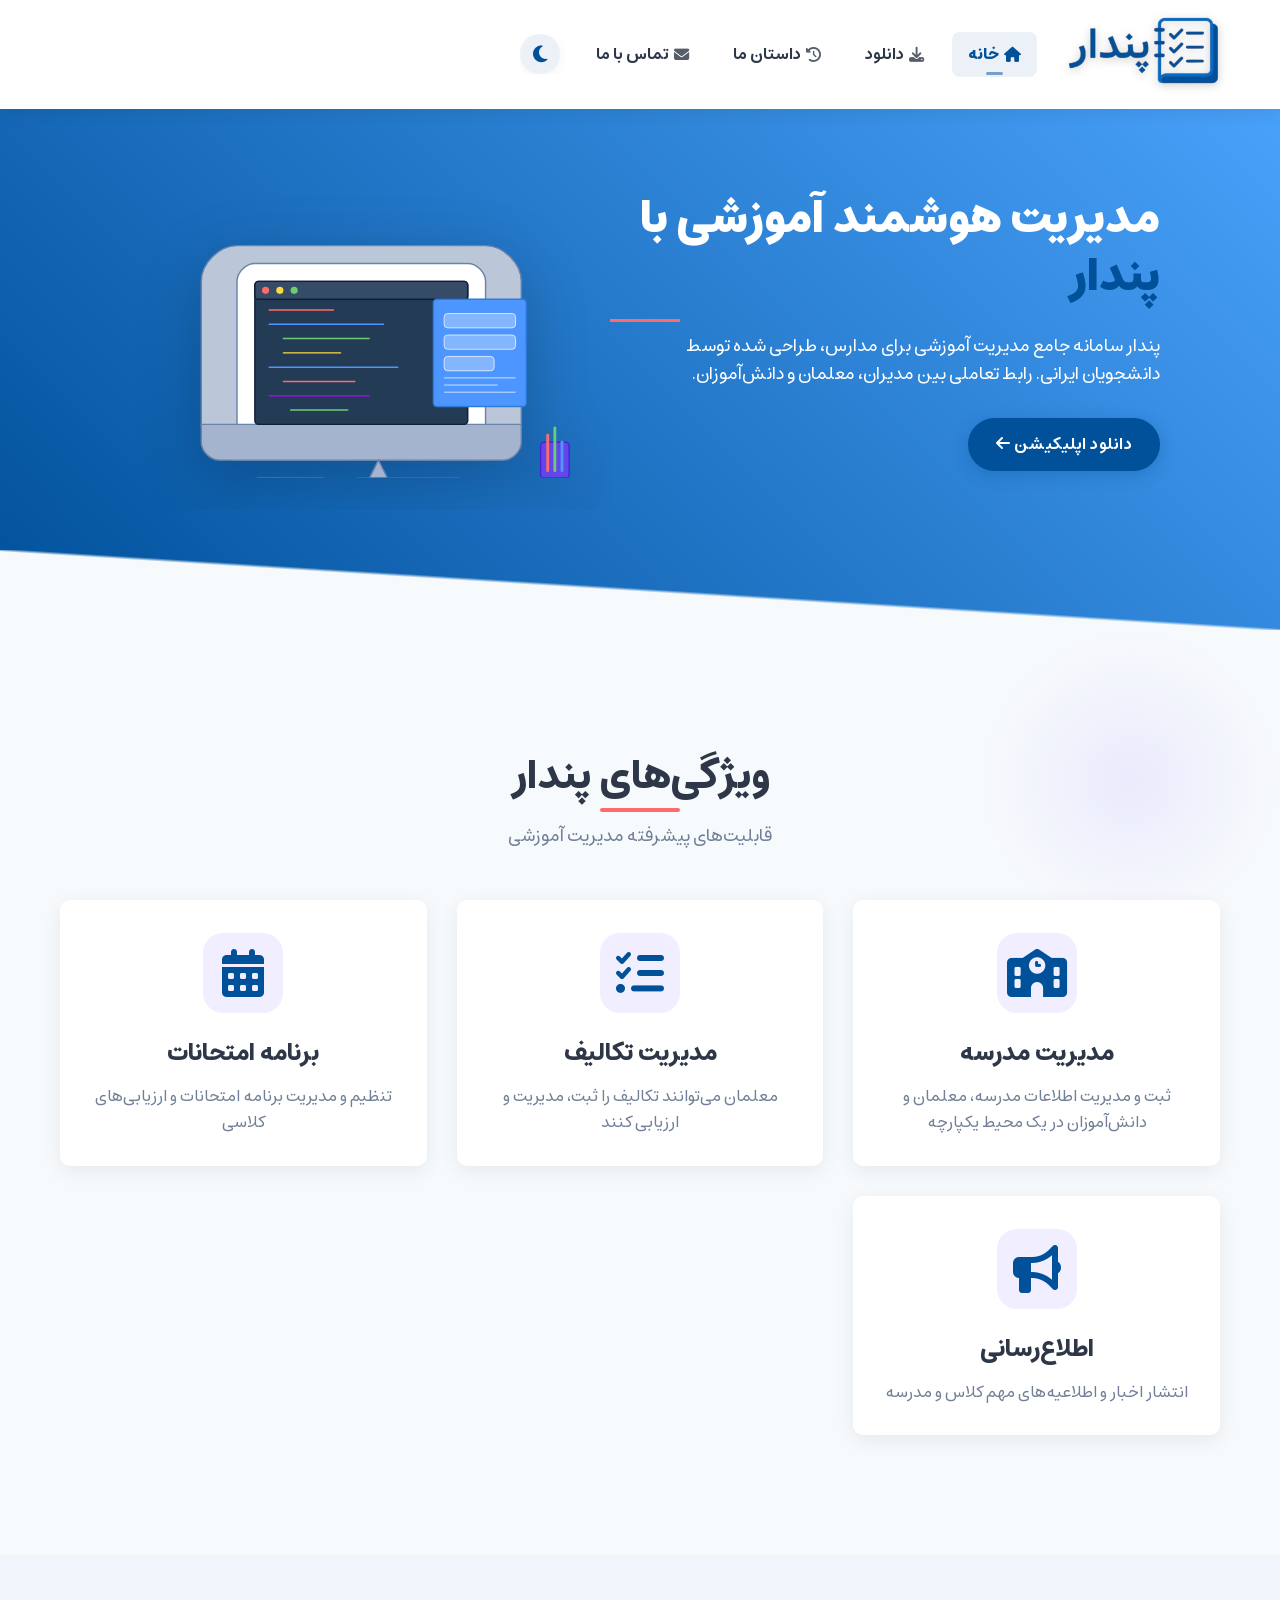
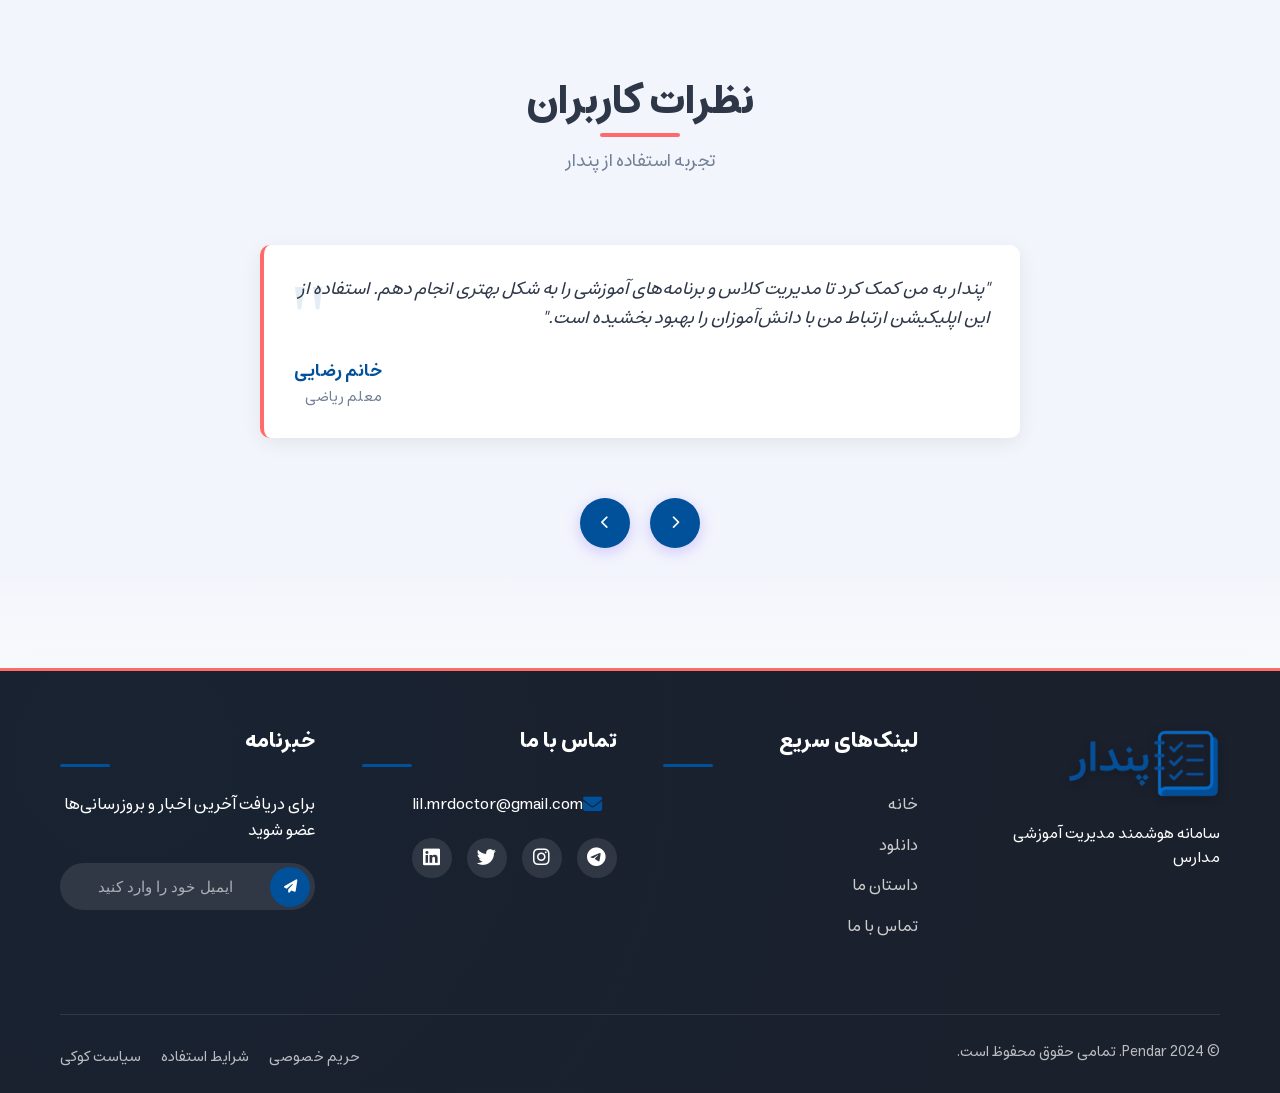
<file: index.html>
<!DOCTYPE html>
<html lang="fa" dir="rtl">
<head>
    <meta charset="UTF-8">
    <meta name="viewport" content="width=device-width, initial-scale=1.0">
    <title>پندار | سامانه هوشمند مدیریت آموزشی مدارس</title>
    <meta name="description" content="پندار سامانه جامع مدیریت آموزشی برای مدارس، معلمان و دانش‌آموزان ایرانی. مدیریت یکپارچه تکالیف، اخبار، امتحانات و برنامه‌ها در یک اپلیکیشن.">
    <meta name="keywords" content="پندار, سامانه مدیریت آموزشی, مدیریت مدرسه, اپلیکیشن آموزشی, مدیریت تکالیف, برنامه امتحانات">
    <meta name="author" content="تیم پندار">
    <meta name="robots" content="index, follow">
    <meta property="og:title" content="پندار | سامانه هوشمند مدیریت آموزشی مدارس">
    <meta property="og:description" content="پندار سامانه جامع مدیریت آموزشی برای مدارس، معلمان و دانش‌آموزان ایرانی. مدیریت یکپارچه تکالیف، اخبار و برنامه‌ها.">
    <meta property="og:image" content="images/logo.png">
    <meta property="og:url" content="https://pendar-app.ir">
    <meta property="og:type" content="website">
    <meta name="twitter:card" content="summary_large_image">
    <meta name="twitter:title" content="پندار | سامانه هوشمند مدیریت آموزشی">
    <meta name="twitter:description" content="سامانه جامع مدیریت آموزشی برای مدارس، معلمان و دانش‌آموزان">
    <meta name="twitter:image" content="images/logo.png">
    <link rel="canonical" href="https://pendar-app.ir">
    <link rel="icon" href="images/favicon.svg" type="image/svg+xml">
    <link rel="icon" href="images/logo.png" type="image/png" sizes="32x32">
    <link rel="icon" href="images/logo.png" type="image/png" sizes="16x16">
    <link rel="apple-touch-icon" href="images/logo.png">
    <link rel="stylesheet" href="css/style.css">
    <link rel="stylesheet" href="css/dark-theme.css" id="theme-style" disabled>
    <link rel="stylesheet" href="https://cdnjs.cloudflare.com/ajax/libs/font-awesome/6.4.0/css/all.min.css">
    <link rel="preconnect" href="https://fonts.googleapis.com">
    <link rel="preconnect" href="https://fonts.gstatic.com" crossorigin>
    <style>
        @font-face {
            font-family: 'Estedad';
            src: url('Estedad-v5.0-Fontjo.com/Estedad\[wght\,kshd\].woff2') format('woff2'),
                 url('Estedad-v5.0-Fontjo.com/Estedad\[wght\,kshd\].ttf') format('truetype');
            font-weight: 100 900;
            font-style: normal;
            font-display: swap;
        }
    </style>
</head>
<body class="light-theme">
    <header>
        <nav class="navbar">
            <div class="container">
                <div class="nav-section">
                    <div class="logo">
                        <a href="index.html">
                            <img src="images/logo.png" alt="لوگو سامانه مدیریت آموزشی پندار" class="logo-img">
                        </a>
                    </div>
                    <ul class="nav-menu">
                        <li class="nav-item active"><a href="index.html" class="nav-link"><i class="fas fa-home"></i> خانه</a></li>
                        <li class="nav-item"><a href="download.html" class="nav-link"><i class="fas fa-download"></i> دانلود</a></li>
                        <li class="nav-item"><a href="story.html" class="nav-link"><i class="fas fa-history"></i> داستان ما</a></li>
                        <li class="nav-item"><a href="contact.html" class="nav-link"><i class="fas fa-envelope"></i> تماس با ما</a></li>
                        <li class="nav-item">
                            <div class="theme-switcher">
                                <button id="theme-toggle" aria-label="Toggle theme">
                                    <i class="fas fa-moon"></i>
                                </button>
                            </div>
                        </li>
                    </ul>
                </div>
                <div class="mobile-nav-controls">
                    <div class="mobile-theme-toggle" id="theme-toggle-mobile" aria-label="Toggle theme">
                        <i class="fas fa-moon"></i>
                    </div>
                    <div class="menu-toggle" aria-label="Open menu">
                        <i class="fas fa-bars"></i>
                    </div>
                </div>
            </div>
        </nav>
        <div class="hero">
            <div class="container">
                <div class="hero-content">
                    <h1 class="animated-title">مدیریت هوشمند آموزشی با <span>پندار</span></h1>
                    <p class="animated-subtitle">پندار سامانه جامع مدیریت آموزشی برای مدارس، طراحی شده توسط دانشجویان ایرانی. رابط تعاملی بین مدیران، معلمان و دانش‌آموزان.</p>
                    <a href="download.html" class="btn btn-primary animated-btn">دانلود اپلیکیشن <i class="fas fa-arrow-left"></i></a>
                </div>
                <div class="hero-image">
                    <img src="images/hero-img.svg" alt="نمایش اپلیکیشن مدیریت آموزشی پندار - سامانه یکپارچه مدیریت مدارس" class="animated-image" width="500" height="350">
                </div>
            </div>
        </div>
    </header>

    <section class="features">
        <div class="container">
            <h2 class="section-title">ویژگی‌های پندار</h2>
            <p class="section-subtitle">قابلیت‌های پیشرفته مدیریت آموزشی</p>
            <div class="features-grid">
                <div class="feature-card">
                    <div class="feature-icon">
                        <i class="fas fa-school"></i>
                    </div>
                    <h3>مدیریت مدرسه</h3>
                    <p>ثبت و مدیریت اطلاعات مدرسه، معلمان و دانش‌آموزان در یک محیط یکپارچه</p>
                </div>
                <div class="feature-card">
                    <div class="feature-icon">
                        <i class="fas fa-tasks"></i>
                    </div>
                    <h3>مدیریت تکالیف</h3>
                    <p>معلمان می‌توانند تکالیف را ثبت، مدیریت و ارزیابی کنند</p>
                </div>
                <div class="feature-card">
                    <div class="feature-icon">
                        <i class="fas fa-calendar-alt"></i>
                    </div>
                    <h3>برنامه امتحانات</h3>
                    <p>تنظیم و مدیریت برنامه امتحانات و ارزیابی‌های کلاسی</p>
                </div>
                <div class="feature-card">
                    <div class="feature-icon">
                        <i class="fas fa-bullhorn"></i>
                    </div>
                    <h3>اطلاع‌رسانی</h3>
                    <p>انتشار اخبار و اطلاعیه‌های مهم کلاس و مدرسه</p>
                </div>
            </div>
        </div>
    </section>

    <section class="testimonials">
        <div class="container">
            <h2 class="section-title">نظرات کاربران</h2>
            <p class="section-subtitle">تجربه استفاده از پندار</p>
            <div class="testimonial-slider">
                <div class="testimonial-slide">
                    <div class="testimonial-content">
                        <p>"پندار به من کمک کرد تا مدیریت کلاس و برنامه‌های آموزشی را به شکل بهتری انجام دهم. استفاده از این اپلیکیشن ارتباط من با دانش‌آموزان را بهبود بخشیده است."</p>
                        <div class="testimonial-author">
                            <div class="author-info">
                                <div class="author-name">خانم رضایی</div>
                                <div class="author-title">معلم ریاضی</div>
                            </div>
                        </div>
                    </div>
                </div>
                <div class="testimonial-slide">
                    <div class="testimonial-content">
                        <p>"رابط کاربری ساده و کاربردی پندار باعث شده استفاده از آن برای تمام معلمان و کادر آموزشی مدرسه ما بسیار راحت باشد. مدیریت یکپارچه اطلاعات مدرسه واقعاً کمک بزرگی است."</p>
                        <div class="testimonial-author">
                            <div class="author-info">
                                <div class="author-name">آقای حسینی</div>
                                <div class="author-title">مدیر دبیرستان</div>
                            </div>
                        </div>
                    </div>
                </div>
                <div class="testimonial-slide">
                    <div class="testimonial-content">
                        <p>"به عنوان یک دانش‌آموز، دسترسی به تکالیف و برنامه امتحانات از طریق پندار بسیار راحت است. دیگر نگران از دست دادن تکالیف یا تاریخ امتحانات نیستم!"</p>
                        <div class="testimonial-author">
                            <div class="author-info">
                                <div class="author-name">سارا محمدی</div>
                                <div class="author-title">دانش‌آموز پایه یازدهم</div>
                            </div>
                        </div>
                    </div>
                </div>
            </div>
            <div class="testimonial-controls">
                <button class="prev-btn"><i class="fas fa-chevron-right"></i></button>
                <button class="next-btn"><i class="fas fa-chevron-left"></i></button>
            </div>
        </div>
    </section>

    <footer>
        <div class="container">
            <div class="footer-content">
                <div class="footer-logo">
                    <img src="images/logo.png" alt="Pendar Logo" class="logo-img">
                    <p>سامانه هوشمند مدیریت آموزشی مدارس</p>
                </div>
                <div class="footer-links">
                    <h4>لینک‌های سریع</h4>
                    <ul>
                        <li><a href="index.html">خانه</a></li>
                        <li><a href="download.html">دانلود</a></li>
                        <li><a href="story.html">داستان ما</a></li>
                        <li><a href="contact.html">تماس با ما</a></li>
                    </ul>
                </div>
                <div class="footer-contact">
                    <h4>تماس با ما</h4>
                    <p><i class="fas fa-envelope"></i> lil.mrdoctor@gmail.com</p>
                    <div class="social-links">
                        <a href="#" aria-label="Telegram"><i class="fab fa-telegram"></i></a>
                        <a href="#" aria-label="Instagram"><i class="fab fa-instagram"></i></a>
                        <a href="#" aria-label="Twitter"><i class="fab fa-twitter"></i></a>
                        <a href="#" aria-label="LinkedIn"><i class="fab fa-linkedin"></i></a>
                    </div>
                </div>
                <div class="footer-newsletter">
                    <h4>خبرنامه</h4>
                    <p>برای دریافت آخرین اخبار و بروزرسانی‌ها عضو شوید</p>
                    <form class="newsletter-form">
                        <input type="email" placeholder="ایمیل خود را وارد کنید" required>
                        <button type="submit"><i class="fas fa-paper-plane"></i></button>
                    </form>
                </div>
            </div>
            <div class="footer-bottom">
                <p>© 2024 Pendar. تمامی حقوق محفوظ است.</p>
                <div class="footer-bottom-links">
                    <a href="#">حریم خصوصی</a>
                    <a href="#">شرایط استفاده</a>
                    <a href="#">سیاست کوکی</a>
                </div>
            </div>
        </div>
    </footer>

    <script src="js/script.js"></script>
    
    <!-- Schema.org Structured Data -->
    <script type="application/ld+json">
    {
      "@context": "https://schema.org",
      "@type": "SoftwareApplication",
      "name": "پندار",
      "applicationCategory": "EducationalApplication",
      "operatingSystem": "Windows, Android",
      "offers": {
        "@type": "Offer",
        "price": "0",
        "priceCurrency": "IRR"
      },
      "description": "سامانه هوشمند مدیریت آموزشی مدارس برای مدیران، معلمان و دانش‌آموزان",
      "creator": {
        "@type": "Organization",
        "name": "تیم پندار",
        "foundingDate": "2023",
        "founder": [
          {
            "@type": "Person",
            "name": "امیرمحمد حامدیان"
          },
          {
            "@type": "Person",
            "name": "امیرعباس رکن‌آبادی"
          }
        ],
        "contactPoint": {
          "@type": "ContactPoint",
          "email": "team@pendar-app.ir",
          "telephone": "+982512345678",
          "contactType": "customer support"
        }
      }
    }
    </script>
</body>
</html>
</file>
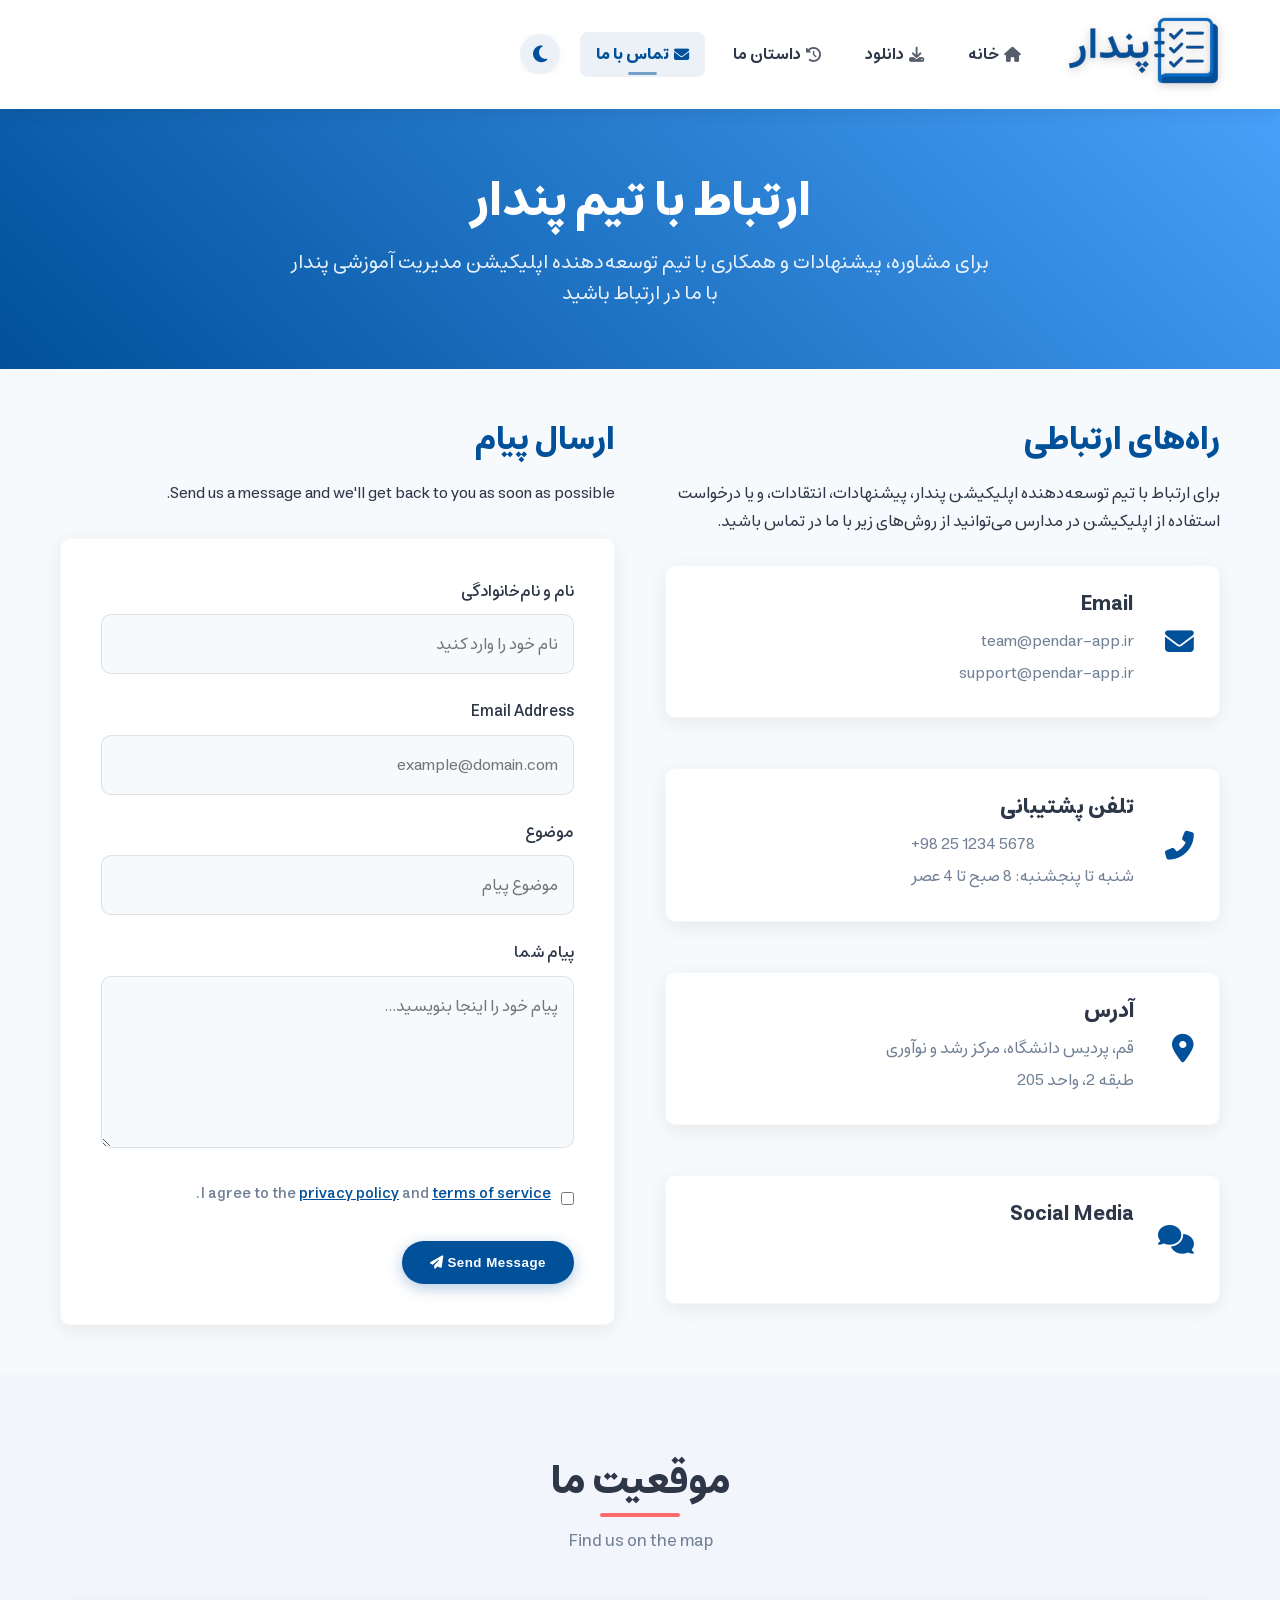
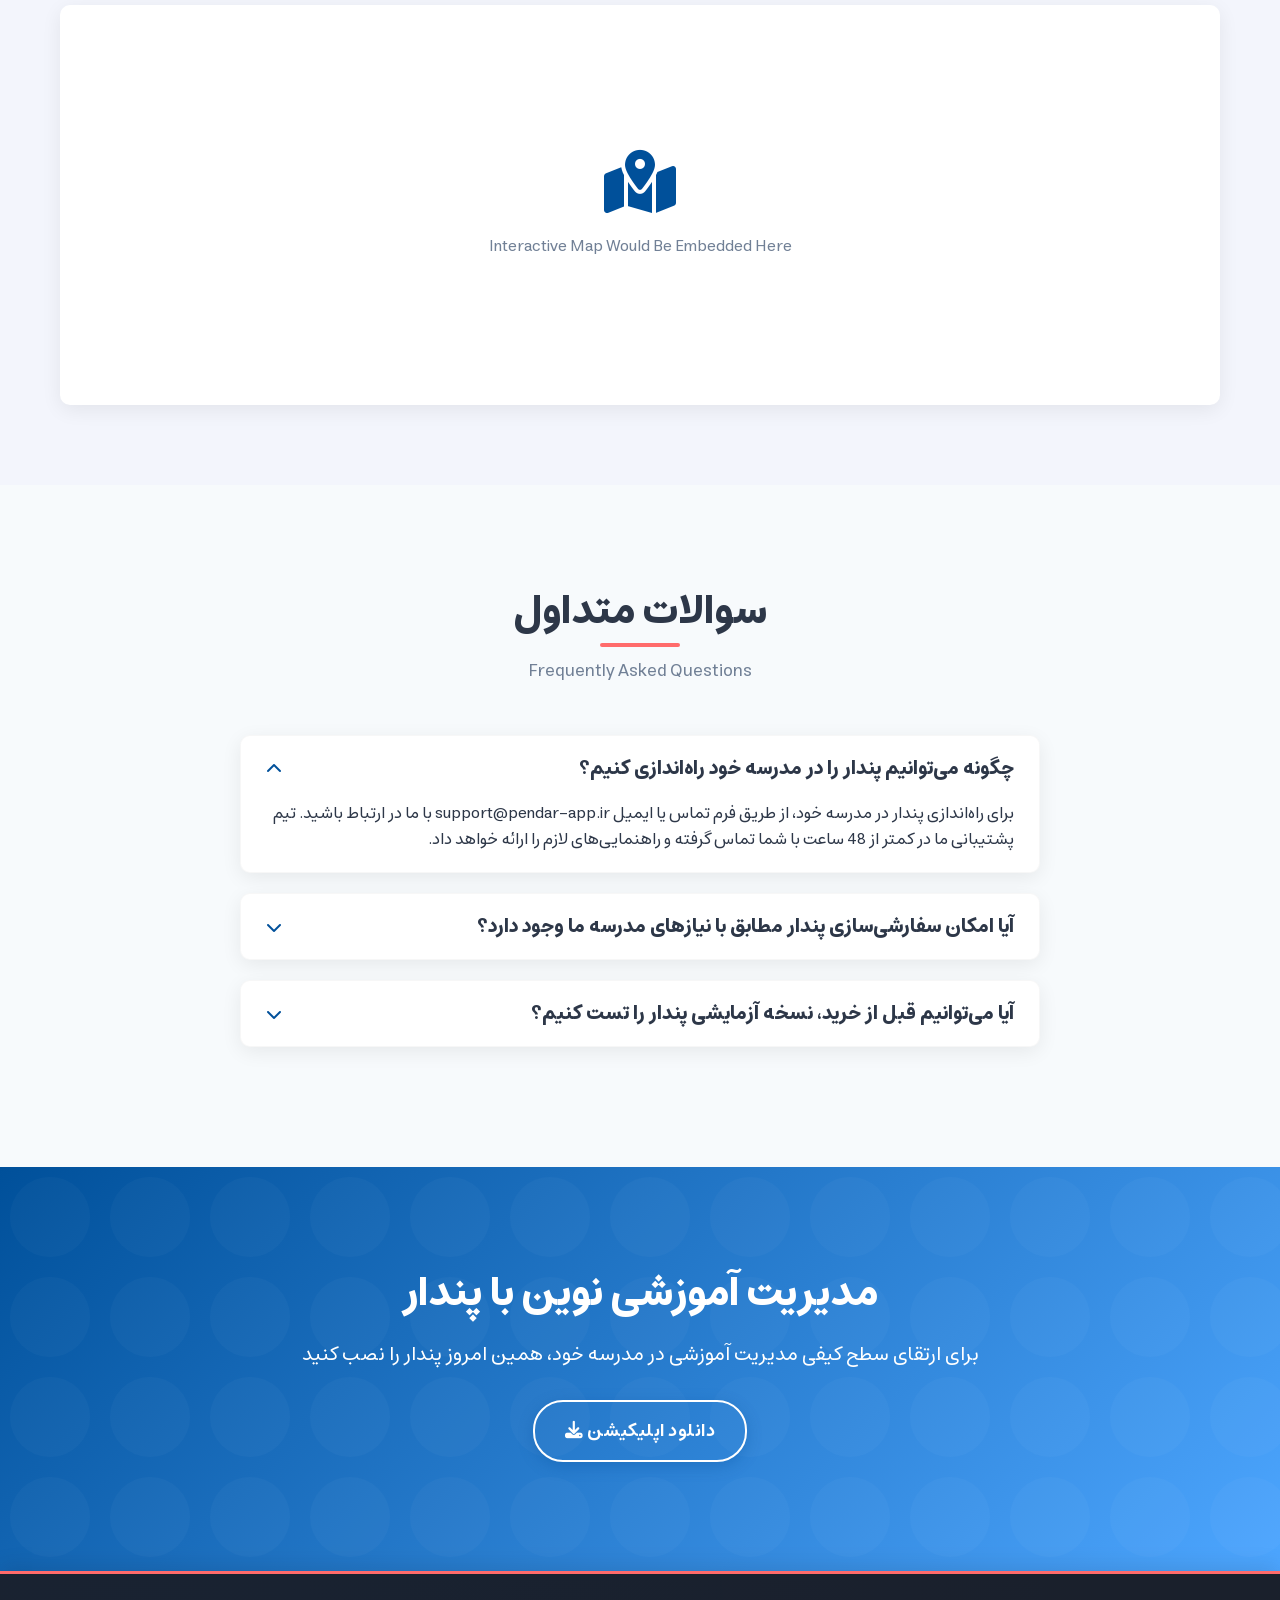
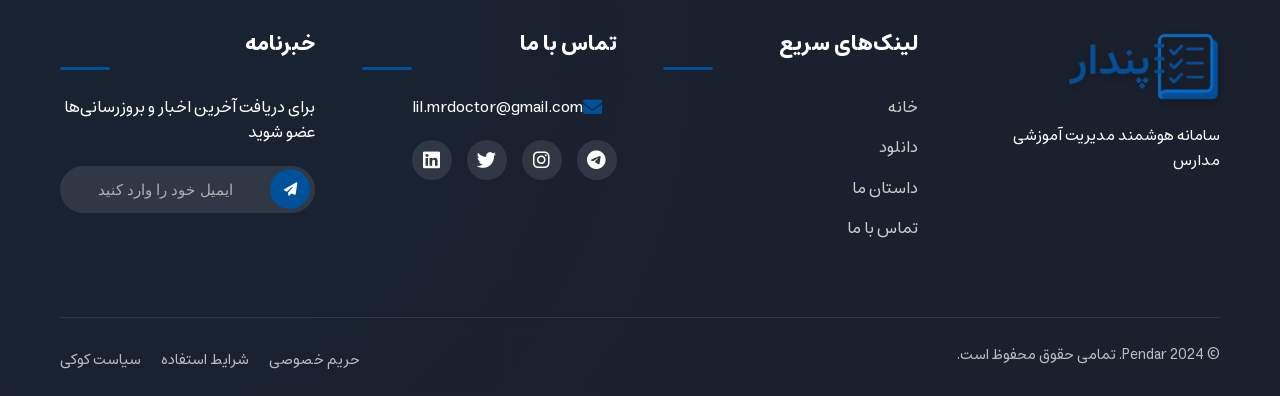
<file: contact.html>
<!DOCTYPE html>
<html lang="fa" dir="rtl">
<head>
    <meta charset="UTF-8">
    <meta name="viewport" content="width=device-width, initial-scale=1.0">
    <title>تماس با تیم پندار | پشتیبانی سامانه مدیریت آموزشی</title>
    <meta name="description" content="راه‌های ارتباط با تیم پندار برای پشتیبانی، پیشنهادات و همکاری. اطلاعات تماس شامل ایمیل، تلفن و آدرس مرکز رشد و نوآوری قم. فرم ارسال پیام مستقیم.">
    <meta name="keywords" content="تماس با پندار, پشتیبانی اپلیکیشن مدیریت آموزشی, تیم پندار, راه‌های ارتباطی, پشتیبانی مدارس, فرم تماس">
    <meta name="author" content="تیم پندار">
    <meta name="robots" content="index, follow">
    <meta property="og:title" content="تماس با تیم پندار | پشتیبانی سامانه مدیریت آموزشی">
    <meta property="og:description" content="راه‌های ارتباط با تیم توسعه‌دهنده پندار. برای مشاوره، پیشنهادات و درخواست استفاده از اپلیکیشن در مدارس با ما تماس بگیرید.">
    <meta property="og:image" content="images/logo.png">
    <meta property="og:url" content="https://pendar-app.ir/contact.html">
    <meta property="og:type" content="website">
    <meta name="twitter:card" content="summary_large_image">
    <meta name="twitter:title" content="تماس با تیم پندار | پشتیبانی">
    <meta name="twitter:description" content="اطلاعات تماس و پشتیبانی سامانه مدیریت آموزشی پندار">
    <meta name="twitter:image" content="images/logo.png">
    <link rel="canonical" href="https://pendar-app.ir/contact.html">
    <link rel="icon" href="images/favicon.svg" type="image/svg+xml">
    <link rel="icon" href="images/logo.png" type="image/png" sizes="32x32">
    <link rel="icon" href="images/logo.png" type="image/png" sizes="16x16">
    <link rel="apple-touch-icon" href="images/logo.png">
    <link rel="stylesheet" href="css/style.css">
    <link rel="stylesheet" href="css/dark-theme.css" id="theme-style" disabled>
    <link rel="stylesheet" href="https://cdnjs.cloudflare.com/ajax/libs/font-awesome/6.4.0/css/all.min.css">
    <link rel="preconnect" href="https://fonts.googleapis.com">
    <link rel="preconnect" href="https://fonts.gstatic.com" crossorigin>
    <style>
        @font-face {
            font-family: 'Estedad';
            src: url('Estedad-v5.0-Fontjo.com/Estedad\[wght\,kshd\].woff2') format('woff2'),
                 url('Estedad-v5.0-Fontjo.com/Estedad\[wght\,kshd\].ttf') format('truetype');
            font-weight: 100 900;
            font-style: normal;
            font-display: swap;
        }
    </style>
    <link href="https://fonts.googleapis.com/css2?family=Vazirmatn:wght@300;400;500;700&display=swap" rel="stylesheet">
</head>
<body class="light-theme">
    <header>
        <nav class="navbar">
            <div class="container">
                <div class="nav-section">
                    <div class="logo">
                        <a href="index.html">
                            <img src="images/logo.png" alt="لوگو سامانه مدیریت آموزشی پندار" class="logo-img">
                        </a>
                    </div>
                    <ul class="nav-menu">
                        <li class="nav-item"><a href="index.html" class="nav-link"><i class="fas fa-home"></i> خانه</a></li>
                        <li class="nav-item"><a href="download.html" class="nav-link"><i class="fas fa-download"></i> دانلود</a></li>
                        <li class="nav-item"><a href="story.html" class="nav-link"><i class="fas fa-history"></i> داستان ما</a></li>
                        <li class="nav-item active"><a href="contact.html" class="nav-link"><i class="fas fa-envelope"></i> تماس با ما</a></li>
                        <li class="nav-item">
                            <div class="theme-switcher">
                                <button id="theme-toggle" aria-label="Toggle theme">
                                    <i class="fas fa-moon"></i>
                                </button>
                            </div>
                        </li>
                    </ul>
                </div>
                <div class="mobile-nav-controls">
                    <div class="mobile-theme-toggle" id="theme-toggle-mobile" aria-label="Toggle theme">
                        <i class="fas fa-moon"></i>
                    </div>
                    <div class="menu-toggle" aria-label="Open menu">
                        <i class="fas fa-bars"></i>
                    </div>
                </div>
            </div>
        </nav>
        <div class="page-header">
            <div class="container">
                <h1 class="page-title">ارتباط با تیم پندار</h1>
                <p class="page-description">برای مشاوره، پیشنهادات و همکاری با تیم توسعه‌دهنده اپلیکیشن مدیریت آموزشی پندار با ما در ارتباط باشید</p>
            </div>
        </div>
    </header>

    <section class="contact-section">
        <div class="container">
            <div class="contact-wrapper animate-on-scroll">
                <div class="contact-info">
                    <h2>راه‌های ارتباطی</h2>
                    <p>برای ارتباط با تیم توسعه‌دهنده اپلیکیشن پندار، پیشنهادات، انتقادات، و یا درخواست استفاده از اپلیکیشن در مدارس می‌توانید از روش‌های زیر با ما در تماس باشید.</p>
                    
                    <div class="contact-methods">
                        <div class="contact-method">
                            <div class="method-icon">
                                <i class="fas fa-envelope"></i>
                            </div>
                            <div class="method-details">
                                <h3>Email</h3>
                                <p>team@pendar-app.ir</p>
                                <p>support@pendar-app.ir</p>
                            </div>
                        </div>
                        
                        <div class="contact-method">
                            <div class="method-icon">
                                <i class="fas fa-phone-alt"></i>
                            </div>
                            <div class="method-details">
                                <h3>تلفن پشتیبانی</h3>
                                <p dir="ltr">+98 25 1234 5678</p>
                                <p>شنبه تا پنجشنبه: 8 صبح تا 4 عصر</p>
                            </div>
                        </div>
                        
                        <div class="contact-method">
                            <div class="method-icon">
                                <i class="fas fa-map-marker-alt"></i>
                            </div>
                            <div class="method-details">
                                <h3>آدرس</h3>
                                <p>قم، پردیس دانشگاه، مرکز رشد و نوآوری</p>
                                <p>طبقه 2، واحد 205</p>
                            </div>
                        </div>
                        
                        <div class="contact-method">
                            <div class="method-icon">
                                <i class="fas fa-comments"></i>
                            </div>
                            <div class="method-details">
                                <h3>Social Media</h3>
                                <div class="social-links contact-social">
                                    <a href="#" aria-label="Telegram"><i class="fab fa-telegram"></i></a>
                                    <a href="#" aria-label="Instagram"><i class="fab fa-instagram"></i></a>
                                    <a href="#" aria-label="Twitter"><i class="fab fa-twitter"></i></a>
                                    <a href="#" aria-label="LinkedIn"><i class="fab fa-linkedin"></i></a>
                                </div>
                            </div>
                        </div>
                    </div>
                </div>
                
                <div class="contact-form-container">
                    <h2>ارسال پیام</h2>
                    <p>Send us a message and we'll get back to you as soon as possible.</p>
                    
                    <form id="contact-form" class="contact-form">
                        <div class="form-group">
                            <label for="name">نام و نام‌خانوادگی</label>
                            <input type="text" id="name" name="name" required placeholder="نام خود را وارد کنید">
                        </div>
                        
                        <div class="form-group">
                            <label for="email">Email Address</label>
                            <input type="email" id="email" name="email" required placeholder="example@domain.com">
                        </div>
                        
                        <div class="form-group">
                            <label for="subject">موضوع</label>
                            <input type="text" id="subject" name="subject" required placeholder="موضوع پیام">
                        </div>
                        
                        <div class="form-group">
                            <label for="message">پیام شما</label>
                            <textarea id="message" name="message" rows="5" required placeholder="پیام خود را اینجا بنویسید..."></textarea>
                        </div>
                        
                        <div class="form-group">
                            <div class="checkbox-container">
                                <input type="checkbox" id="privacy" name="privacy" required>
                                <label for="privacy" class="checkbox-label">I agree to the <a href="#">privacy policy</a> and <a href="#">terms of service</a>.</label>
                            </div>
                        </div>
                        
                        <button type="submit" class="btn btn-primary">Send Message <i class="fas fa-paper-plane"></i></button>
                    </form>
                </div>
            </div>
        </div>
    </section>

    <section class="map-section animate-on-scroll">
        <div class="container">
            <h2 class="section-title">موقعیت ما</h2>
            <p class="section-subtitle">Find us on the map</p>
            
            <div class="map-container">
                <div class="map">
                    <!-- Placeholder for map, would normally be an iframe with Google Maps or similar -->
                    <div class="map-placeholder">
                        <i class="fas fa-map-marked-alt"></i>
                        <p>Interactive Map Would Be Embedded Here</p>
                    </div>
                </div>
            </div>
        </div>
    </section>

    <section class="faq-section">
        <div class="container">
            <h2 class="section-title">سوالات متداول</h2>
            <p class="section-subtitle">Frequently Asked Questions</p>
            
            <div class="faq-container animate-on-scroll">
                <div class="faq-item">
                    <div class="faq-question">
                        <h3>چگونه می‌توانیم پندار را در مدرسه خود راه‌اندازی کنیم؟</h3>
                        <i class="fas fa-chevron-down"></i>
                    </div>
                    <div class="faq-answer">
                        <p>برای راه‌اندازی پندار در مدرسه خود، از طریق فرم تماس یا ایمیل support@pendar-app.ir با ما در ارتباط باشید. تیم پشتیبانی ما در کمتر از 48 ساعت با شما تماس گرفته و راهنمایی‌های لازم را ارائه خواهد داد.</p>
                    </div>
                </div>
                
                <div class="faq-item">
                    <div class="faq-question">
                        <h3>آیا امکان سفارشی‌سازی پندار مطابق با نیازهای مدرسه ما وجود دارد؟</h3>
                        <i class="fas fa-chevron-down"></i>
                    </div>
                    <div class="faq-answer">
                        <p>بله، پندار قابلیت سفارشی‌سازی متناسب با نیازهای هر مدرسه را دارد. برای اطلاع از جزئیات و هزینه‌های سفارشی‌سازی، لطفاً با تیم پشتیبانی ما تماس بگیرید.</p>
                    </div>
                </div>
                
                <div class="faq-item">
                    <div class="faq-question">
                        <h3>آیا می‌توانیم قبل از خرید، نسخه آزمایشی پندار را تست کنیم؟</h3>
                        <i class="fas fa-chevron-down"></i>
                    </div>
                    <div class="faq-answer">
                        <p>بله، ما یک نسخه آزمایشی 30 روزه با تمامی امکانات برای مدارس فراهم می‌کنیم. برای درخواست نسخه آزمایشی، از طریق فرم تماس یا ایمیل با ما در ارتباط باشید.</p>
                    </div>
                </div>
            </div>
        </div>
    </section>

    <section class="cta-section animate-on-scroll">
        <div class="container">
            <div class="cta-content">
                <h2>مدیریت آموزشی نوین با پندار</h2>
                <p>برای ارتقای سطح کیفی مدیریت آموزشی در مدرسه خود، همین امروز پندار را نصب کنید</p>
                <a href="download.html" class="btn btn-primary">دانلود اپلیکیشن <i class="fas fa-download"></i></a>
            </div>
        </div>
    </section>

    <footer>
        <div class="container">
            <div class="footer-content">
                <div class="footer-logo animate-on-scroll">
                    <img src="images/logo.png" alt="Pendar Logo" class="logo-img">
                    <p>سامانه هوشمند مدیریت آموزشی مدارس</p>
                </div>
                <div class="footer-links animate-on-scroll">
                    <h4>لینک‌های سریع</h4>
                    <ul>
                        <li><a href="index.html">خانه</a></li>
                        <li><a href="download.html">دانلود</a></li>
                        <li><a href="story.html">داستان ما</a></li>
                        <li><a href="contact.html">تماس با ما</a></li>
                    </ul>
                </div>
                <div class="footer-contact animate-on-scroll">
                    <h4>تماس با ما</h4>
                    <p><i class="fas fa-envelope"></i> lil.mrdoctor@gmail.com</p>
                    <div class="social-links">
                        <a href="#" aria-label="Telegram"><i class="fab fa-telegram"></i></a>
                        <a href="#" aria-label="Instagram"><i class="fab fa-instagram"></i></a>
                        <a href="#" aria-label="Twitter"><i class="fab fa-twitter"></i></a>
                        <a href="#" aria-label="LinkedIn"><i class="fab fa-linkedin"></i></a>
                    </div>
                </div>
                <div class="footer-newsletter">
                    <h4>خبرنامه</h4>
                    <p>برای دریافت آخرین اخبار و بروزرسانی‌ها عضو شوید</p>
                    <form class="newsletter-form">
                        <input type="email" placeholder="ایمیل خود را وارد کنید" required>
                        <button type="submit"><i class="fas fa-paper-plane"></i></button>
                    </form>
                </div>
            </div>
            <div class="footer-bottom">
                <p>© 2024 Pendar. تمامی حقوق محفوظ است.</p>
                <div class="footer-bottom-links">
                    <a href="#">حریم خصوصی</a>
                    <a href="#">شرایط استفاده</a>
                    <a href="#">سیاست کوکی</a>
                </div>
            </div>
        </div>
    </footer>

    <script src="js/script.js"></script>
</body>
</html>
</file>
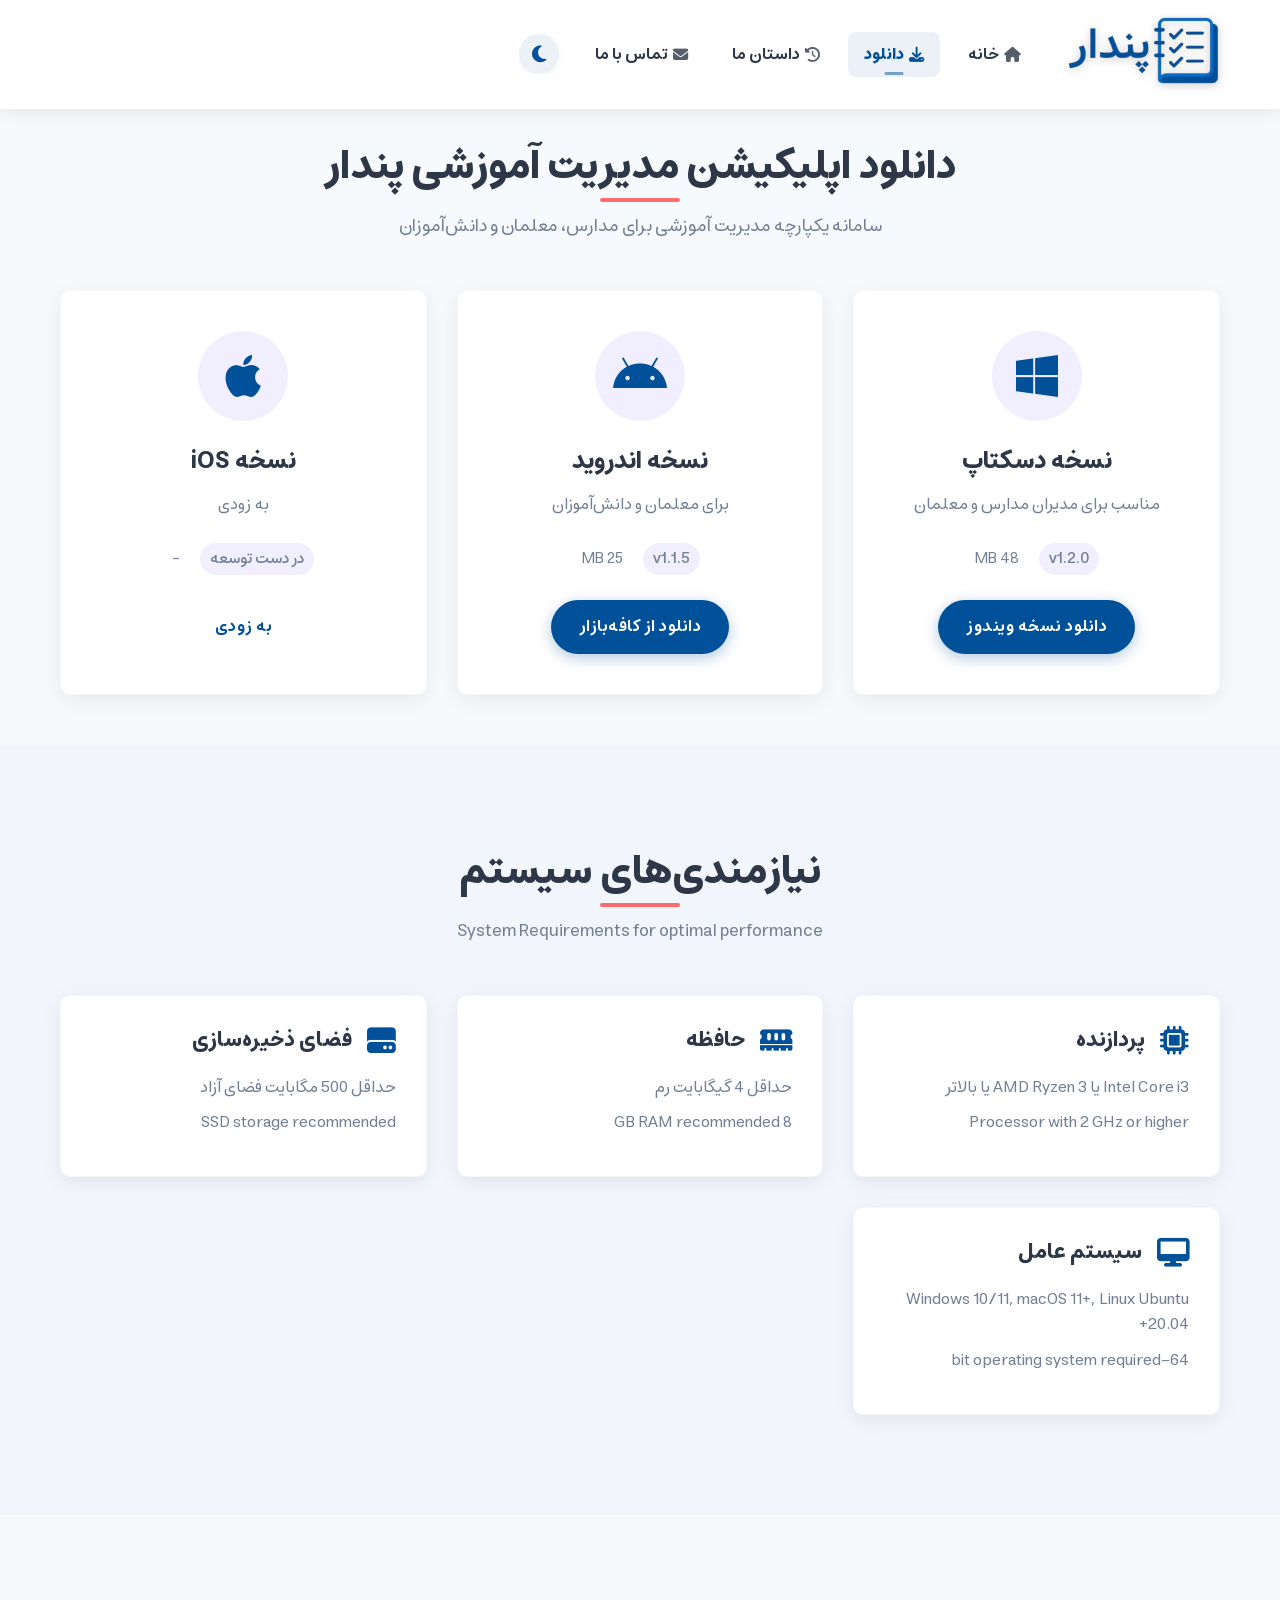
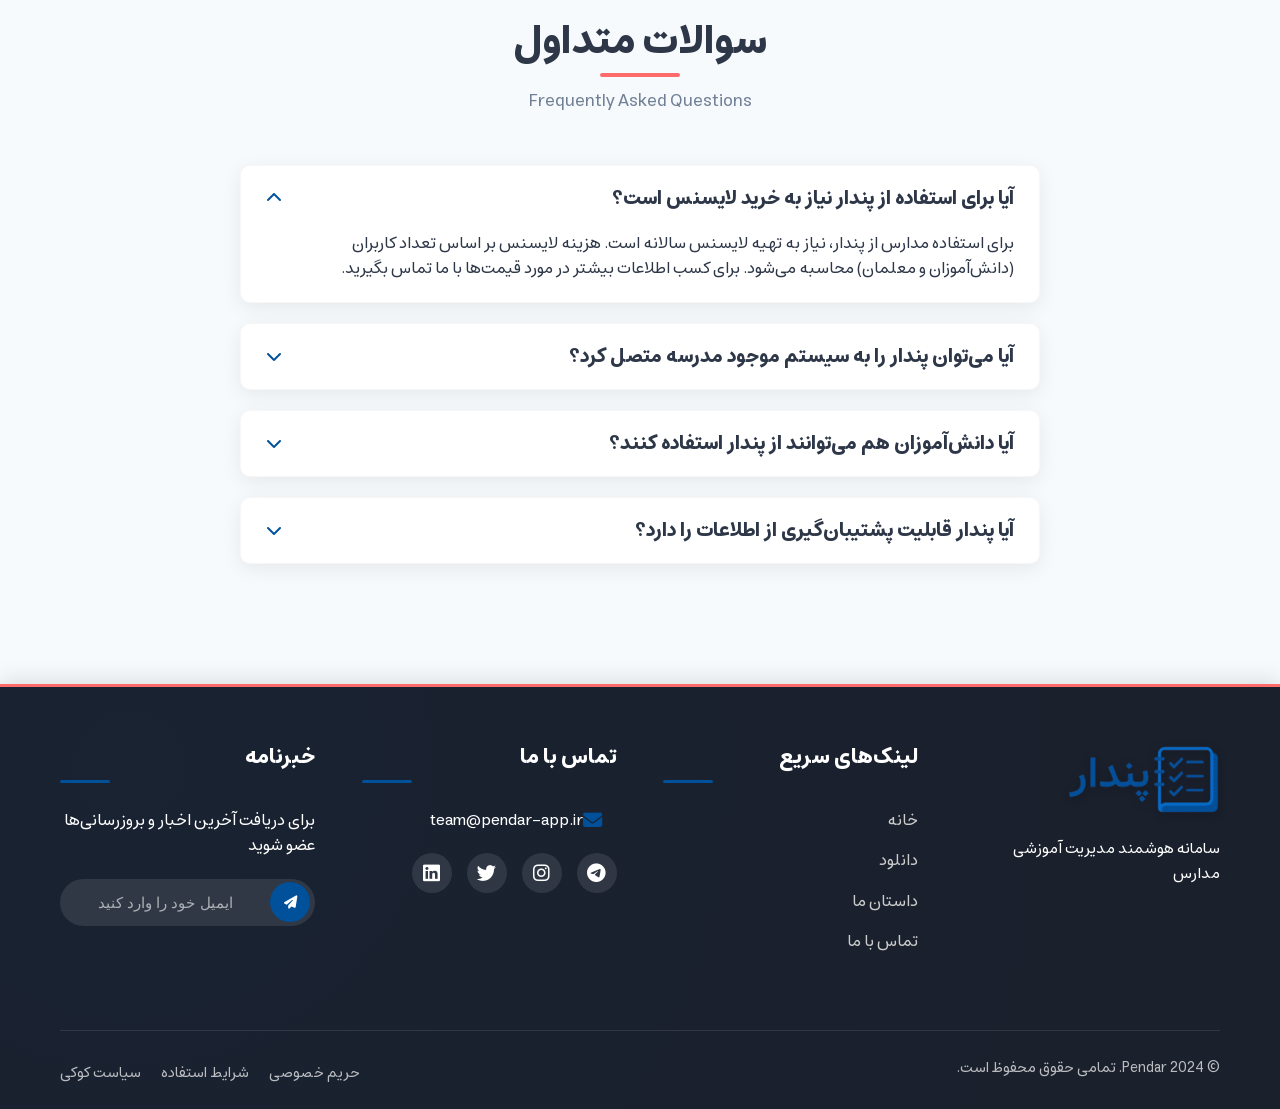
<file: download.html>
<!DOCTYPE html>
<html lang="fa" dir="rtl">
<head>
    <meta charset="UTF-8">
    <meta name="viewport" content="width=device-width, initial-scale=1.0">
    <title>دانلود اپلیکیشن پندار | سامانه مدیریت آموزشی مدارس</title>
    <meta name="description" content="دانلود رایگان اپلیکیشن پندار برای مدیریت آموزشی مدارس. نسخه‌های دسکتاپ و اندروید برای مدیران، معلمان و دانش‌آموزان. راهنمای نیازمندی‌های سیستم و نصب.">
    <meta name="keywords" content="دانلود پندار, اپلیکیشن مدیریت آموزشی, نرم‌افزار مدیریت مدرسه, اپلیکیشن موبایل مدارس, نسخه اندروید پندار">
    <meta name="author" content="تیم پندار">
    <meta name="robots" content="index, follow">
    <meta property="og:title" content="دانلود اپلیکیشن پندار | سامانه مدیریت آموزشی مدارس">
    <meta property="og:description" content="دانلود اپلیکیشن پندار، سامانه جامع مدیریت آموزشی برای مدارس. نسخه‌های دسکتاپ و اندروید با امکانات پیشرفته مدیریت مدرسه.">
    <meta property="og:image" content="images/logo.png">
    <meta property="og:url" content="https://pendar-app.ir/download.html">
    <meta property="og:type" content="website">
    <meta name="twitter:card" content="summary_large_image">
    <meta name="twitter:title" content="دانلود اپلیکیشن پندار | مدیریت آموزشی">
    <meta name="twitter:description" content="دانلود اپلیکیشن پندار برای مدیریت آموزشی مدارس. نسخه‌های دسکتاپ و اندروید.">
    <meta name="twitter:image" content="images/logo.png">
    <link rel="canonical" href="https://pendar-app.ir/download.html">
    <link rel="icon" href="images/favicon.svg" type="image/svg+xml">
    <link rel="icon" href="images/logo.png" type="image/png" sizes="32x32">
    <link rel="icon" href="images/logo.png" type="image/png" sizes="16x16">
    <link rel="apple-touch-icon" href="images/logo.png">
    <link rel="stylesheet" href="css/style.css">
    <link rel="stylesheet" href="css/dark-theme.css" id="theme-style" disabled>
    <link rel="stylesheet" href="https://cdnjs.cloudflare.com/ajax/libs/font-awesome/6.4.0/css/all.min.css">
    <link rel="preconnect" href="https://fonts.googleapis.com">
    <link rel="preconnect" href="https://fonts.gstatic.com" crossorigin>
    <style>
        @font-face {
            font-family: 'Estedad';
            src: url('Estedad-v5.0-Fontjo.com/Estedad\[wght\,kshd\].woff2') format('woff2'),
                 url('Estedad-v5.0-Fontjo.com/Estedad\[wght\,kshd\].ttf') format('truetype');
            font-weight: 100 900;
            font-style: normal;
            font-display: swap;
        }
    </style>
</head>
<body class="light-theme">
    <header class="simple-header">
        <nav class="navbar">
            <div class="container">
                <div class="nav-section">
                    <div class="logo">
                        <a href="index.html">
                            <img src="images/logo.png" alt="لوگو سامانه مدیریت آموزشی پندار" class="logo-img">
                        </a>
                    </div>
                    <ul class="nav-menu">
                        <li class="nav-item"><a href="index.html" class="nav-link"><i class="fas fa-home"></i> خانه</a></li>
                        <li class="nav-item active"><a href="download.html" class="nav-link"><i class="fas fa-download"></i> دانلود</a></li>
                        <li class="nav-item"><a href="story.html" class="nav-link"><i class="fas fa-history"></i> داستان ما</a></li>
                        <li class="nav-item"><a href="contact.html" class="nav-link"><i class="fas fa-envelope"></i> تماس با ما</a></li>
                        <li class="nav-item">
                            <div class="theme-switcher">
                                <button id="theme-toggle" aria-label="Toggle theme">
                                    <i class="fas fa-moon"></i>
                                </button>
                            </div>
                        </li>
                    </ul>
                </div>
                <div class="mobile-nav-controls">
                    <div class="mobile-theme-toggle" id="theme-toggle-mobile" aria-label="Toggle theme">
                        <i class="fas fa-moon"></i>
                    </div>
                    <div class="menu-toggle" aria-label="Open menu">
                        <i class="fas fa-bars"></i>
                    </div>
                </div>
            </div>
        </nav>
    </header>

    <section class="download-section">
        <div class="container">
            <h1 class="section-title">دانلود اپلیکیشن مدیریت آموزشی پندار</h1>
            <p class="section-subtitle">سامانه یکپارچه مدیریت آموزشی برای مدارس، معلمان و دانش‌آموزان</p>
            
            <div class="download-options">
                <div class="download-card">
                    <div class="download-icon">
                        <i class="fab fa-windows"></i>
                    </div>
                    <h3>نسخه دسکتاپ</h3>
                    <p>مناسب برای مدیران مدارس و معلمان</p>
                    <div class="version-info">
                        <span class="version">v1.2.0</span>
                        <span class="size">48 MB</span>
                    </div>
                    <a href="#" class="btn btn-primary download-btn">دانلود نسخه ویندوز</a>
                </div>
                
                <div class="download-card">
                    <div class="download-icon">
                        <i class="fab fa-android"></i>
                    </div>
                    <h3>نسخه اندروید</h3>
                    <p>برای معلمان و دانش‌آموزان</p>
                    <div class="version-info">
                        <span class="version">v1.1.5</span>
                        <span class="size">25 MB</span>
                    </div>
                    <a href="#" class="btn btn-primary download-btn">دانلود از کافه‌بازار</a>
                </div>
                
                <div class="download-card coming-soon">
                    <div class="download-icon">
                        <i class="fab fa-apple"></i>
                    </div>
                    <h3>نسخه iOS</h3>
                    <p>به زودی</p>
                    <div class="version-info">
                        <span class="version">در دست توسعه</span>
                        <span class="size">-</span>
                    </div>
                    <a href="#" class="btn btn-secondary download-btn disabled">به زودی</a>
                </div>
            </div>
        </div>
    </section>

    <section class="requirements-section">
        <div class="container">
            <h2 class="section-title">نیازمندی‌های سیستم</h2>
            <p class="section-subtitle">System Requirements for optimal performance</p>
            
            <div class="requirements-grid">
                <div class="requirement-card">
                    <div class="requirement-header">
                        <i class="fas fa-microchip"></i>
                        <h3>پردازنده</h3>
                    </div>
                    <div class="requirement-content">
                        <p>Intel Core i3 یا AMD Ryzen 3 یا بالاتر</p>
                        <p>Processor with 2 GHz or higher</p>
                    </div>
                </div>
                
                <div class="requirement-card">
                    <div class="requirement-header">
                        <i class="fas fa-memory"></i>
                        <h3>حافظه</h3>
                    </div>
                    <div class="requirement-content">
                        <p>حداقل 4 گیگابایت رم</p>
                        <p>8 GB RAM recommended</p>
                    </div>
                </div>
                
                <div class="requirement-card">
                    <div class="requirement-header">
                        <i class="fas fa-hdd"></i>
                        <h3>فضای ذخیره‌سازی</h3>
                    </div>
                    <div class="requirement-content">
                        <p>حداقل 500 مگابایت فضای آزاد</p>
                        <p>SSD storage recommended</p>
                    </div>
                </div>
                
                <div class="requirement-card">
                    <div class="requirement-header">
                        <i class="fas fa-desktop"></i>
                        <h3>سیستم عامل</h3>
                    </div>
                    <div class="requirement-content">
                        <p>Windows 10/11, macOS 11+, Linux Ubuntu 20.04+</p>
                        <p>64-bit operating system required</p>
                    </div>
                </div>
            </div>
        </div>
    </section>

    <section class="faq-section">
        <div class="container">
            <h2 class="section-title">سوالات متداول</h2>
            <p class="section-subtitle">Frequently Asked Questions</p>
            
            <div class="faq-container">
                <div class="faq-item">
                    <div class="faq-question">
                        <h3>آیا برای استفاده از پندار نیاز به خرید لایسنس است؟</h3>
                        <i class="fas fa-chevron-down"></i>
                    </div>
                    <div class="faq-answer">
                        <p>برای استفاده مدارس از پندار، نیاز به تهیه لایسنس سالانه است. هزینه لایسنس بر اساس تعداد کاربران (دانش‌آموزان و معلمان) محاسبه می‌شود. برای کسب اطلاعات بیشتر در مورد قیمت‌ها با ما تماس بگیرید.</p>
                    </div>
                </div>
                
                <div class="faq-item">
                    <div class="faq-question">
                        <h3>آیا می‌توان پندار را به سیستم موجود مدرسه متصل کرد؟</h3>
                        <i class="fas fa-chevron-down"></i>
                    </div>
                    <div class="faq-answer">
                        <p>بله، پندار قابلیت اتصال به سیستم‌های موجود مدیریت مدرسه را دارد. تیم فنی ما می‌تواند در فرآیند انتقال اطلاعات و یکپارچه‌سازی با سیستم‌های موجود به شما کمک کند.</p>
                    </div>
                </div>
                
                <div class="faq-item">
                    <div class="faq-question">
                        <h3>آیا دانش‌آموزان هم می‌توانند از پندار استفاده کنند؟</h3>
                        <i class="fas fa-chevron-down"></i>
                    </div>
                    <div class="faq-answer">
                        <p>بله، دانش‌آموزان می‌توانند با نصب نسخه موبایل پندار، به تکالیف، برنامه امتحانات و اطلاعیه‌های مدرسه دسترسی داشته باشند. هر دانش‌آموز با استفاده از نام کاربری و رمز عبور اختصاصی می‌تواند وارد سیستم شود.</p>
                    </div>
                </div>
                
                <div class="faq-item">
                    <div class="faq-question">
                        <h3>آیا پندار قابلیت پشتیبان‌گیری از اطلاعات را دارد؟</h3>
                        <i class="fas fa-chevron-down"></i>
                    </div>
                    <div class="faq-answer">
                        <p>بله، پندار به صورت خودکار از تمامی اطلاعات پشتیبان‌گیری می‌کند و این اطلاعات در سرورهای امن ما ذخیره می‌شوند. همچنین امکان پشتیبان‌گیری دستی و استخراج اطلاعات به فرمت‌های مختلف نیز وجود دارد.</p>
                    </div>
                </div>
            </div>
        </div>
    </section>

    <footer>
        <div class="container">
            <div class="footer-content">
                <div class="footer-logo">
                    <img src="images/logo.png" alt="Pendar Logo" class="logo-img">
                    <p>سامانه هوشمند مدیریت آموزشی مدارس</p>
                </div>
                <div class="footer-links">
                    <h4>لینک‌های سریع</h4>
                    <ul>
                        <li><a href="index.html">خانه</a></li>
                        <li><a href="download.html">دانلود</a></li>
                        <li><a href="story.html">داستان ما</a></li>
                        <li><a href="contact.html">تماس با ما</a></li>
                    </ul>
                </div>
                <div class="footer-contact">
                    <h4>تماس با ما</h4>
                    <p><i class="fas fa-envelope"></i> team@pendar-app.ir</p>
                    <div class="social-links">
                        <a href="#" aria-label="Telegram"><i class="fab fa-telegram"></i></a>
                        <a href="#" aria-label="Instagram"><i class="fab fa-instagram"></i></a>
                        <a href="#" aria-label="Twitter"><i class="fab fa-twitter"></i></a>
                        <a href="#" aria-label="LinkedIn"><i class="fab fa-linkedin"></i></a>
                    </div>
                </div>
                <div class="footer-newsletter">
                    <h4>خبرنامه</h4>
                    <p>برای دریافت آخرین اخبار و بروزرسانی‌ها عضو شوید</p>
                    <form class="newsletter-form">
                        <input type="email" placeholder="ایمیل خود را وارد کنید" required>
                        <button type="submit"><i class="fas fa-paper-plane"></i></button>
                    </form>
                </div>
            </div>
            <div class="footer-bottom">
                <p>© 2024 Pendar. تمامی حقوق محفوظ است.</p>
                <div class="footer-bottom-links">
                    <a href="#">حریم خصوصی</a>
                    <a href="#">شرایط استفاده</a>
                    <a href="#">سیاست کوکی</a>
                </div>
            </div>
        </div>
    </footer>

    <!-- Coming Soon Modal -->
    <div class="modal-overlay" id="coming-soon-modal">
        <div class="modal">
            <div class="modal-icon">
                <i class="fas fa-rocket"></i>
            </div>
            <h3 class="modal-title">به زودی در دسترس</h3>
            <p class="modal-content">این بخش به زودی اضافه می‌شود. لطفا بعدا مراجعه کنید.</p>
            <button class="modal-close" id="modal-close">بستن</button>
        </div>
    </div>
    
    <script src="js/script.js"></script>
</body>
</html>
</file>
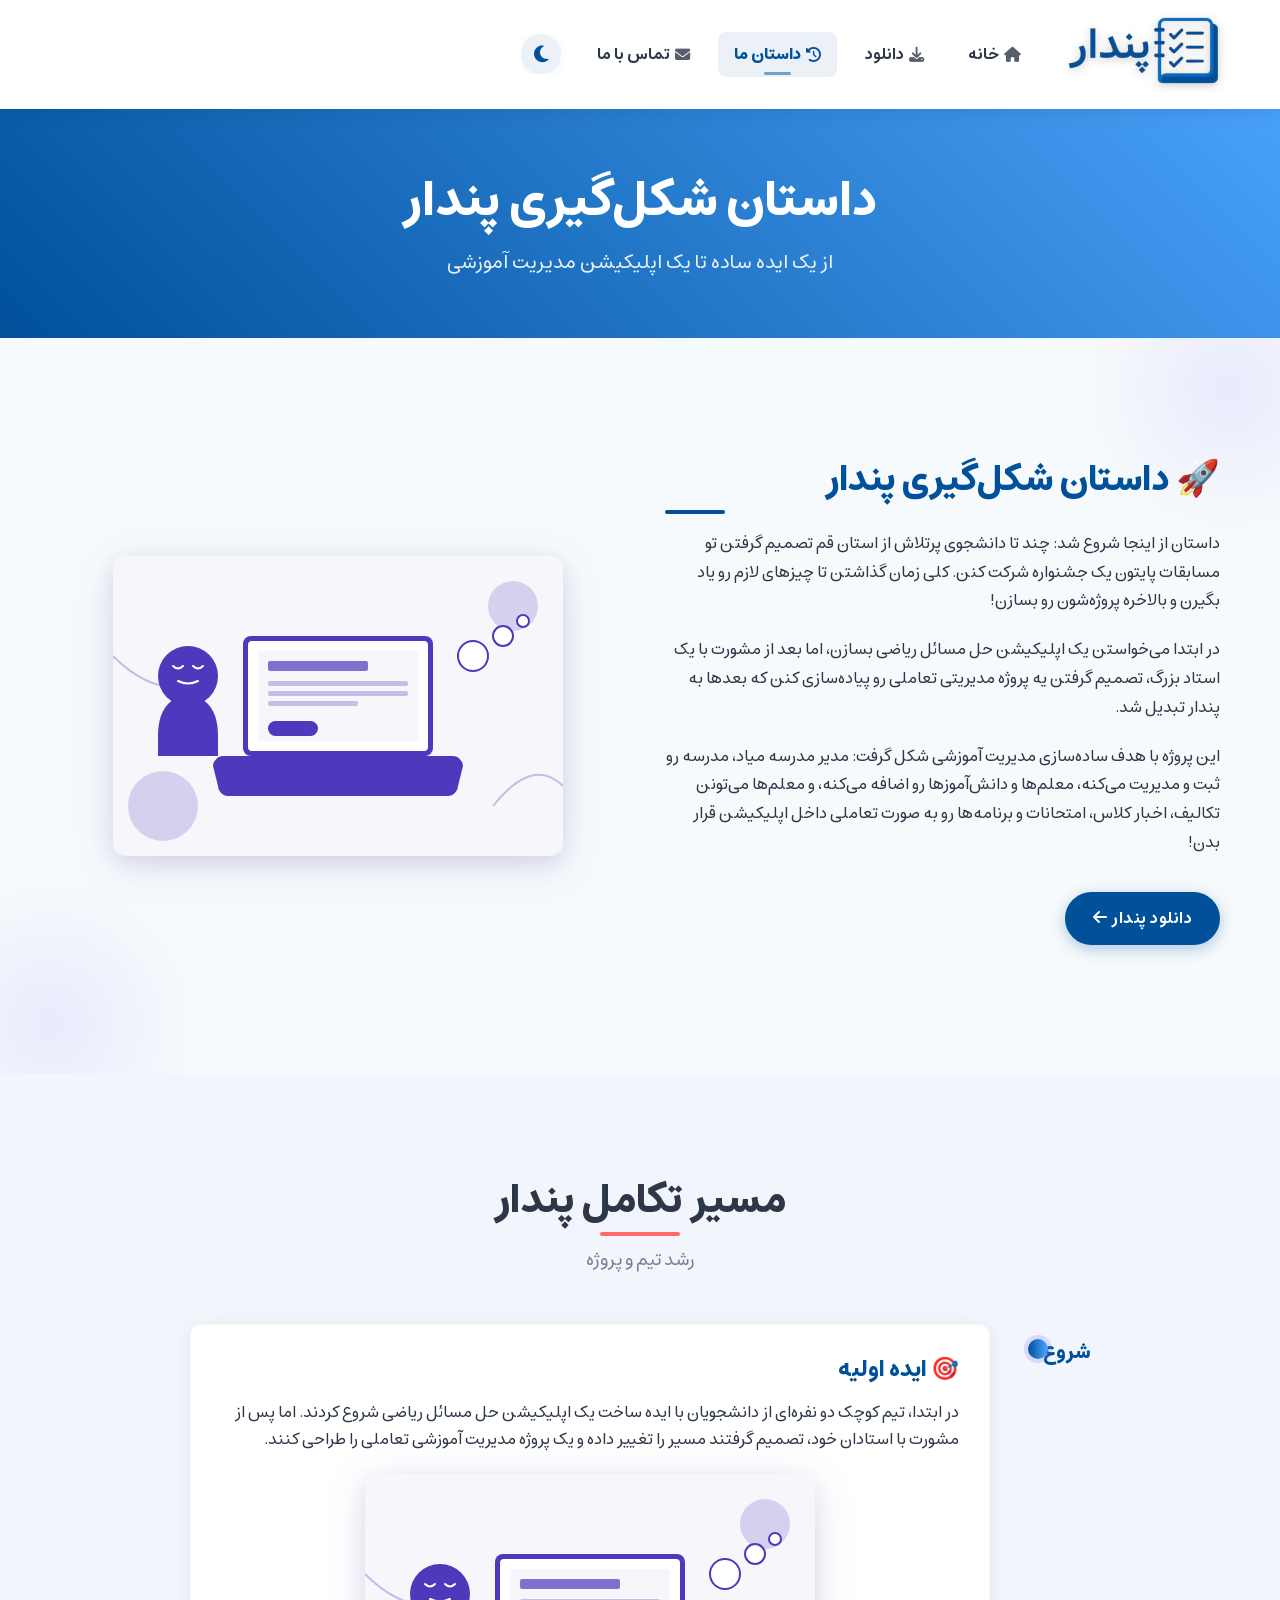
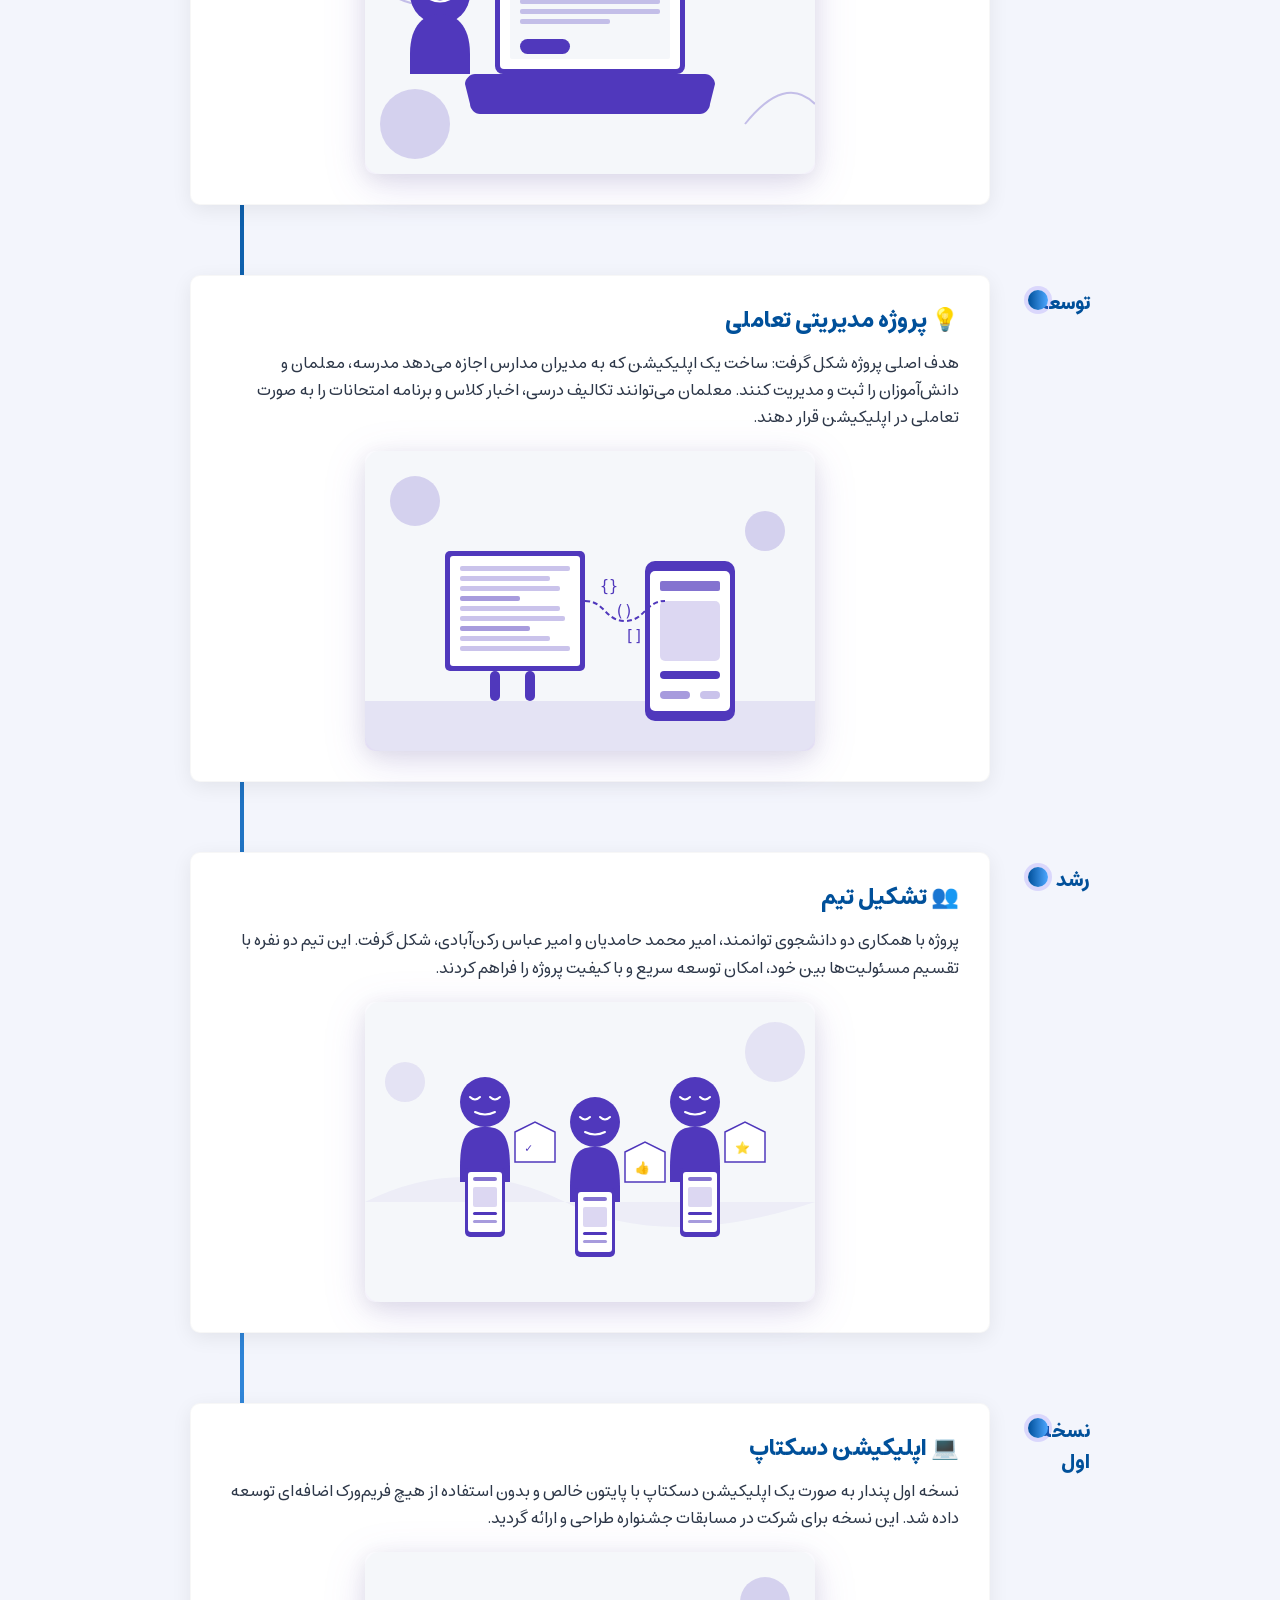
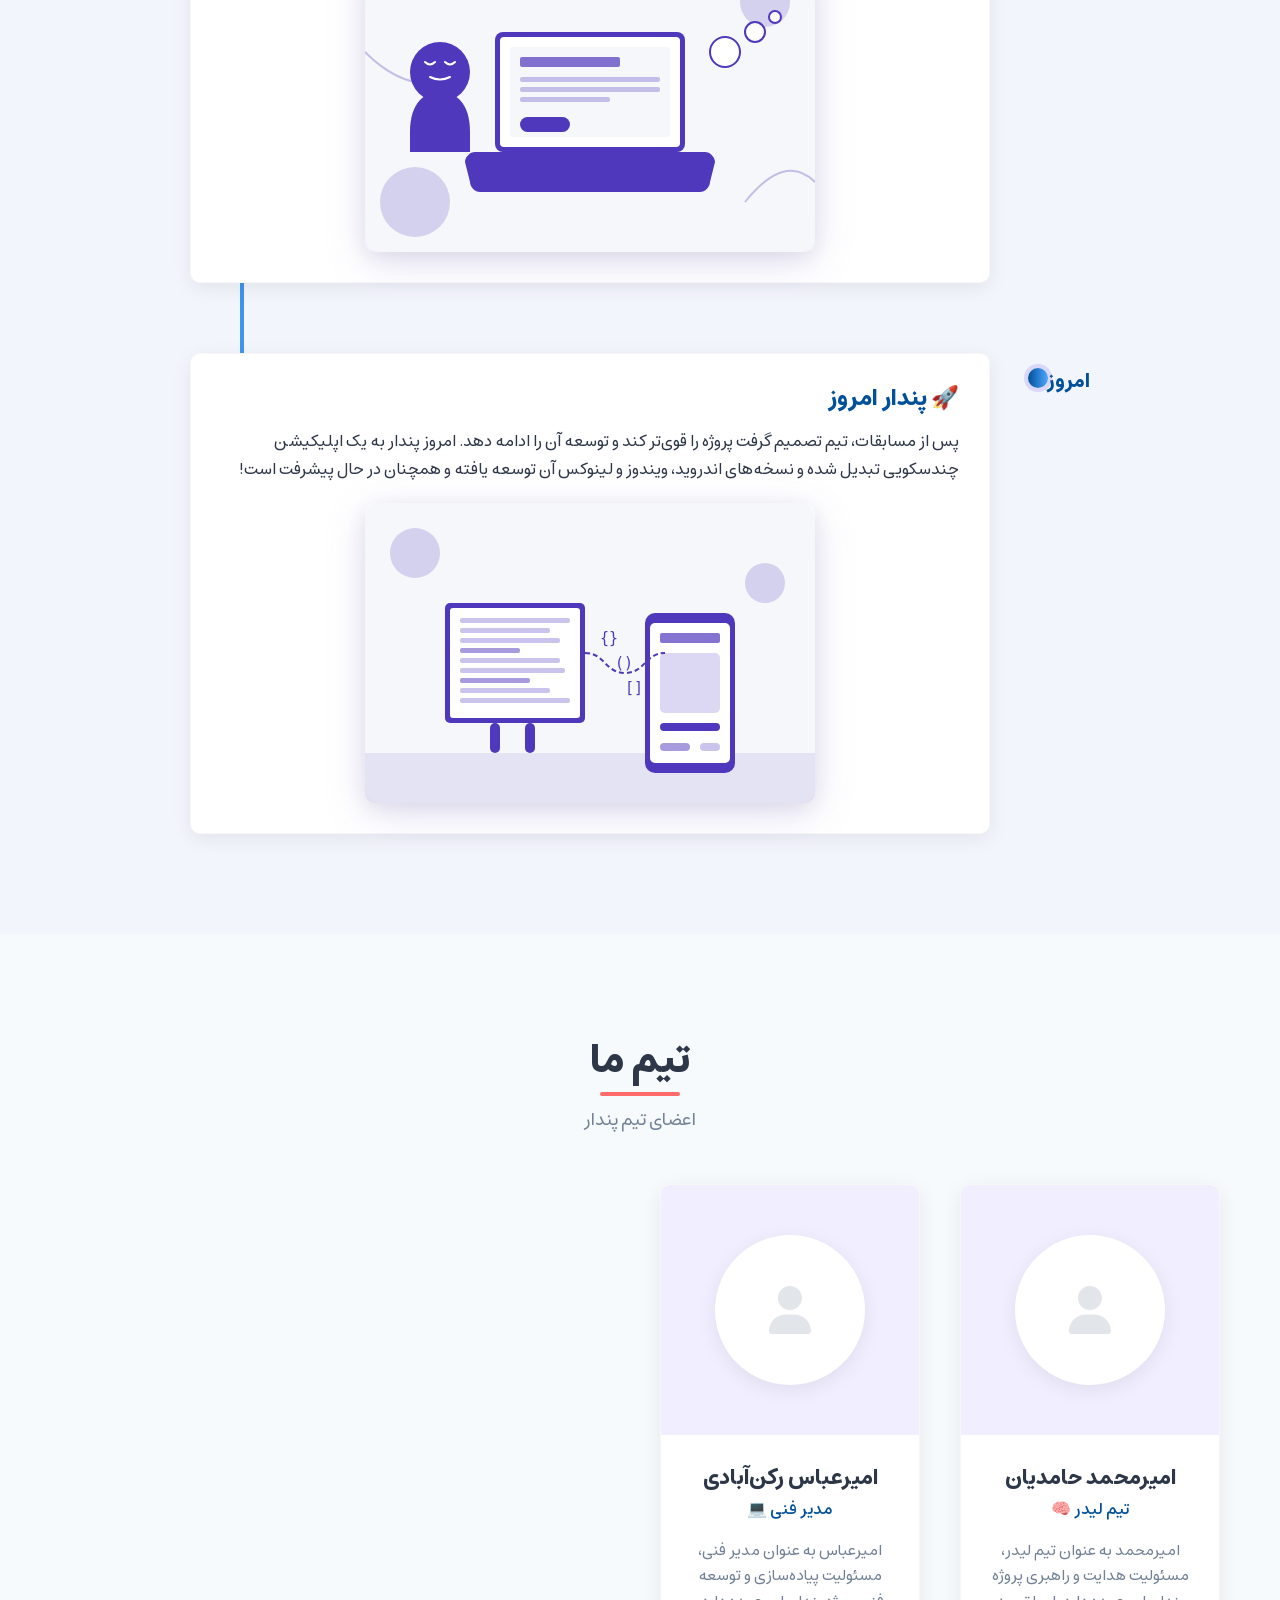
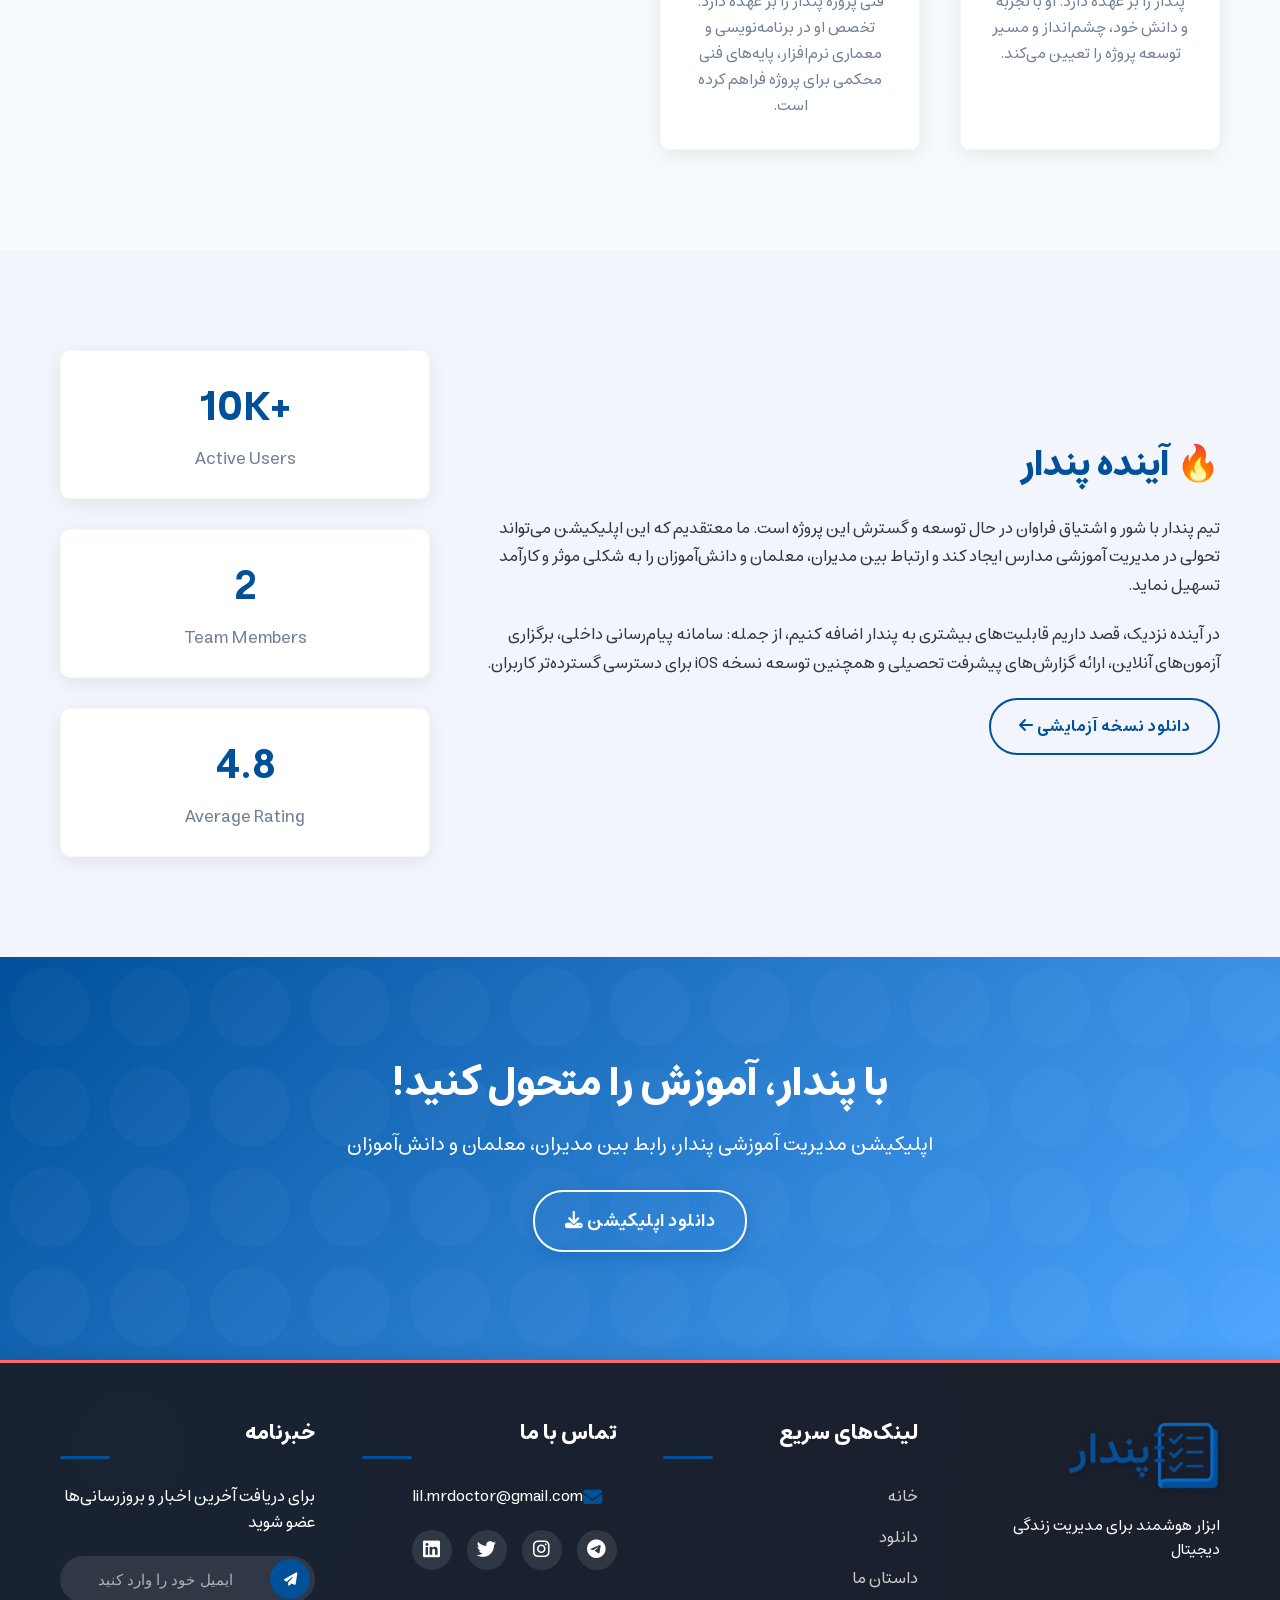
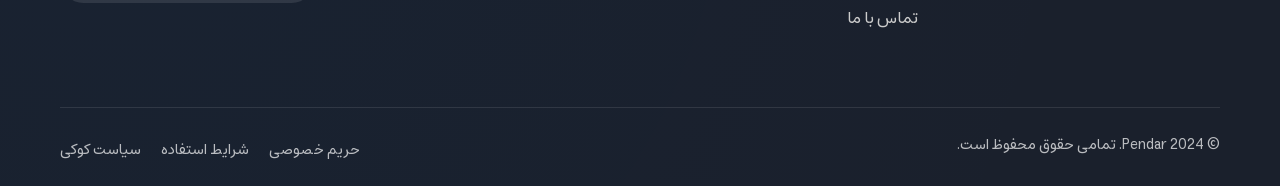
<file: story.html>
<!DOCTYPE html>
<html lang="fa" dir="rtl">
<head>
    <meta charset="UTF-8">
    <meta name="viewport" content="width=device-width, initial-scale=1.0">
    <title>داستان شکل‌گیری پندار | سامانه مدیریت آموزشی</title>
    <meta name="description" content="داستان شکل‌گیری پندار، اپلیکیشن مدیریت آموزشی که توسط دانشجویان قمی طراحی شد. آشنایی با تیم توسعه‌دهنده و مسیر تکامل پروژه از ایده تا محصول.">
    <meta name="keywords" content="پندار, داستان پندار, تیم پندار, سامانه آموزشی, استارتاپ دانشجویی, مدیریت مدارس">
    <meta name="author" content="تیم پندار">
    <meta name="robots" content="index, follow">
    <meta property="og:title" content="داستان شکل‌گیری پندار | تیم توسعه‌دهنده اپلیکیشن مدیریت آموزشی">
    <meta property="og:description" content="آشنایی با داستان شکل‌گیری اپلیکیشن پندار و تیم دو نفره توسعه‌دهنده آن. پندار با هدف ساده‌سازی مدیریت آموزشی مدارس ایجاد شده است.">
    <meta property="og:image" content="images/story-1.svg">
    <meta property="og:url" content="https://pendar-app.ir/story.html">
    <meta property="og:type" content="article">
    <meta name="twitter:card" content="summary_large_image">
    <meta name="twitter:title" content="داستان شکل‌گیری پندار | تیم توسعه‌دهنده">
    <meta name="twitter:description" content="آشنایی با تیم توسعه‌دهنده اپلیکیشن پندار و مسیر تکامل این پروژه">
    <meta name="twitter:image" content="images/story-1.svg">
    <link rel="canonical" href="https://pendar-app.ir/story.html">
    <link rel="icon" href="images/favicon.svg" type="image/svg+xml">
    <link rel="icon" href="images/logo.png" type="image/png" sizes="32x32">
    <link rel="icon" href="images/logo.png" type="image/png" sizes="16x16">
    <link rel="apple-touch-icon" href="images/logo.png">
    <link rel="stylesheet" href="css/style.css">
    <link rel="stylesheet" href="css/dark-theme.css" id="theme-style" disabled>
    <link rel="stylesheet" href="https://cdnjs.cloudflare.com/ajax/libs/font-awesome/6.4.0/css/all.min.css">
    <link rel="preconnect" href="https://fonts.googleapis.com">
    <link rel="preconnect" href="https://fonts.gstatic.com" crossorigin>
    <style>
        @font-face {
            font-family: 'Estedad';
            src: url('Estedad-v5.0-Fontjo.com/Estedad\[wght\,kshd\].woff2') format('woff2'),
                 url('Estedad-v5.0-Fontjo.com/Estedad\[wght\,kshd\].ttf') format('truetype');
            font-weight: 100 900;
            font-style: normal;
            font-display: swap;
        }
    </style>
    <link href="https://fonts.googleapis.com/css2?family=Vazirmatn:wght@300;400;500;700&display=swap" rel="stylesheet">
</head>
<body class="light-theme">
    <header>
        <nav class="navbar">
            <div class="container">
                <div class="nav-section">
                    <div class="logo">
                        <a href="index.html">
                            <img src="images/logo.png" alt="لوگو سامانه مدیریت آموزشی پندار" class="logo-img">
                        </a>
                    </div>
                    <ul class="nav-menu">
                        <li class="nav-item"><a href="index.html" class="nav-link"><i class="fas fa-home"></i> خانه</a></li>
                        <li class="nav-item"><a href="download.html" class="nav-link"><i class="fas fa-download"></i> دانلود</a></li>
                        <li class="nav-item active"><a href="story.html" class="nav-link"><i class="fas fa-history"></i> داستان ما</a></li>
                        <li class="nav-item"><a href="contact.html" class="nav-link"><i class="fas fa-envelope"></i> تماس با ما</a></li>
                        <li class="nav-item">
                            <div class="theme-switcher">
                                <button id="theme-toggle" aria-label="Toggle theme">
                                    <i class="fas fa-moon"></i>
                                </button>
                            </div>
                        </li>
                    </ul>
                </div>
                <div class="mobile-nav-controls">
                    <div class="mobile-theme-toggle" id="theme-toggle-mobile" aria-label="Toggle theme">
                        <i class="fas fa-moon"></i>
                    </div>
                    <div class="menu-toggle" aria-label="Open menu">
                        <i class="fas fa-bars"></i>
                    </div>
                </div>
            </div>
        </nav>
        <div class="page-header">
            <div class="container">
                <h1 class="page-title">داستان شکل‌گیری پندار</h1>
                <p class="page-description">از یک ایده ساده تا یک اپلیکیشن مدیریت آموزشی</p>
            </div>
        </div>
    </header>

    <section class="story-intro animate-on-scroll">
        <div class="container">
            <div class="story-content">
                <div class="story-text">
                    <h2>🚀 داستان شکل‌گیری پندار</h2>
                    <p>داستان از اینجا شروع شد: چند تا دانشجوی پرتلاش از استان قم تصمیم گرفتن تو مسابقات پایتون یک جشنواره شرکت کنن. کلی زمان گذاشتن تا چیزهای لازم رو یاد بگیرن و بالاخره پروژه‌شون رو بسازن!</p>
                    <p>در ابتدا می‌خواستن یک اپلیکیشن حل مسائل ریاضی بسازن، اما بعد از مشورت با یک استاد بزرگ، تصمیم گرفتن یه پروژه مدیریتی تعاملی رو پیاده‌سازی کنن که بعدها به پندار تبدیل شد.</p>
                    <p>این پروژه با هدف ساده‌سازی مدیریت آموزشی شکل گرفت: مدیر مدرسه میاد، مدرسه رو ثبت و مدیریت می‌کنه، معلم‌ها و دانش‌آموزها رو اضافه می‌کنه، و معلم‌ها می‌تونن تکالیف، اخبار کلاس، امتحانات و برنامه‌ها رو به صورت تعاملی داخل اپلیکیشن قرار بدن!</p>
                    <a href="download.html" class="btn btn-primary">دانلود پندار <i class="fas fa-arrow-left"></i></a>
                </div>
                <div class="story-image">
                    <img src="images/story-1.svg" alt="Pendar Journey" width="450" height="300" class="svg-image">
                </div>
            </div>
        </div>
    </section>

    <section class="timeline-section">
        <div class="container">
            <h2 class="section-title">مسیر تکامل پندار</h2>
            <p class="section-subtitle">رشد تیم و پروژه</p>
            
            <div class="timeline">
                <div class="timeline-item animate-on-scroll">
                    <div class="timeline-dot"></div>
                    <div class="timeline-date">شروع</div>
                    <div class="timeline-content">
                        <h3>🎯 ایده اولیه</h3>
                        <p>در ابتدا، تیم کوچک دو نفره‌ای از دانشجویان با ایده ساخت یک اپلیکیشن حل مسائل ریاضی شروع کردند. اما پس از مشورت با استادان خود، تصمیم گرفتند مسیر را تغییر داده و یک پروژه مدیریت آموزشی تعاملی را طراحی کنند.</p>
                        <div class="timeline-img">
                            <img src="images/story-1.svg" alt="Initial Idea" width="450" height="300" class="svg-image">
                        </div>
                    </div>
                </div>
                
                <div class="timeline-item animate-on-scroll">
                    <div class="timeline-dot"></div>
                    <div class="timeline-date">توسعه</div>
                    <div class="timeline-content">
                        <h3>💡 پروژه مدیریتی تعاملی</h3>
                        <p>هدف اصلی پروژه شکل گرفت: ساخت یک اپلیکیشن که به مدیران مدارس اجازه می‌دهد مدرسه، معلمان و دانش‌آموزان را ثبت و مدیریت کنند. معلمان می‌توانند تکالیف درسی، اخبار کلاس و برنامه امتحانات را به صورت تعاملی در اپلیکیشن قرار دهند.</p>
                        <div class="timeline-img">
                            <img src="images/story-2.svg" alt="Interactive Management Project" width="450" height="300" class="svg-image">
                        </div>
                    </div>
                </div>
                
                <div class="timeline-item animate-on-scroll">
                    <div class="timeline-dot"></div>
                    <div class="timeline-date">رشد</div>
                    <div class="timeline-content">
                        <h3>👥 تشکیل تیم</h3>
                        <p>پروژه با همکاری دو دانشجوی توانمند، امیر محمد حامدیان و امیر عباس رکن‌آبادی، شکل گرفت. این تیم دو نفره با تقسیم مسئولیت‌ها بین خود، امکان توسعه سریع و با کیفیت پروژه را فراهم کردند.</p>
                        <div class="timeline-img">
                            <img src="images/story-3.svg" alt="Team Growth" width="450" height="300" class="svg-image">
                        </div>
                    </div>
                </div>
                
                <div class="timeline-item animate-on-scroll">
                    <div class="timeline-dot"></div>
                    <div class="timeline-date">نسخه اول</div>
                    <div class="timeline-content">
                        <h3>💻 اپلیکیشن دسکتاپ</h3>
                        <p>نسخه اول پندار به صورت یک اپلیکیشن دسکتاپ با پایتون خالص و بدون استفاده از هیچ فریم‌ورک اضافه‌ای توسعه داده شد. این نسخه برای شرکت در مسابقات جشنواره طراحی و ارائه گردید.</p>
                        <div class="timeline-img">
                            <img src="images/story-1.svg" alt="Desktop Application" width="450" height="300" class="svg-image">
                        </div>
                    </div>
                </div>
                
                <div class="timeline-item animate-on-scroll">
                    <div class="timeline-dot"></div>
                    <div class="timeline-date">امروز</div>
                    <div class="timeline-content">
                        <h3>🚀 پندار امروز</h3>
                        <p>پس از مسابقات، تیم تصمیم گرفت پروژه را قوی‌تر کند و توسعه آن را ادامه دهد. امروز پندار به یک اپلیکیشن چندسکویی تبدیل شده و نسخه‌های اندروید، ویندوز و لینوکس آن توسعه یافته و همچنان در حال پیشرفت است!</p>
                        <div class="timeline-img">
                            <img src="images/story-2.svg" alt="Pendar Today" width="450" height="300" class="svg-image">
                        </div>
                    </div>
                </div>
            </div>
        </div>
    </section>

    <section class="team-section">
        <div class="container">
            <h2 class="section-title">تیم ما</h2>
            <p class="section-subtitle">اعضای تیم پندار</p>
            
            <div class="team-grid animate-on-scroll" style="justify-content: center;">
                <div class="team-member">
                    <div class="member-image">
                        <div class="member-photo"></div>
                    </div>
                    <div class="member-info">
                        <h3>امیرمحمد حامدیان</h3>
                        <p class="member-role">تیم لیدر 🧠</p>
                        <p class="member-bio">امیرمحمد به عنوان تیم لیدر، مسئولیت هدایت و راهبری پروژه پندار را بر عهده دارد. او با تجربه و دانش خود، چشم‌انداز و مسیر توسعه پروژه را تعیین می‌کند.</p>
                    </div>
                </div>
                
                <div class="team-member">
                    <div class="member-image">
                        <div class="member-photo"></div>
                    </div>
                    <div class="member-info">
                        <h3>امیرعباس رکن‌آبادی</h3>
                        <p class="member-role">مدیر فنی 💻</p>
                        <p class="member-bio">امیرعباس به عنوان مدیر فنی، مسئولیت پیاده‌سازی و توسعه فنی پروژه پندار را بر عهده دارد. تخصص او در برنامه‌نویسی و معماری نرم‌افزار، پایه‌های فنی محکمی برای پروژه فراهم کرده است.</p>
                    </div>
                </div>
            </div>
        </div>
    </section>

    <section class="vision-section">
        <div class="container">
            <div class="vision-content animate-on-scroll">
                <div class="vision-text">
                    <h2>🔥 آینده پندار</h2>
                    <p>تیم پندار با شور و اشتیاق فراوان در حال توسعه و گسترش این پروژه است. ما معتقدیم که این اپلیکیشن می‌تواند تحولی در مدیریت آموزشی مدارس ایجاد کند و ارتباط بین مدیران، معلمان و دانش‌آموزان را به شکلی موثر و کارآمد تسهیل نماید.</p>
                    <p>در آینده نزدیک، قصد داریم قابلیت‌های بیشتری به پندار اضافه کنیم، از جمله: سامانه پیام‌رسانی داخلی، برگزاری آزمون‌های آنلاین، ارائه گزارش‌های پیشرفت تحصیلی و همچنین توسعه نسخه iOS برای دسترسی گسترده‌تر کاربران.</p>
                    <a href="download.html" class="btn btn-outline">دانلود نسخه آزمایشی <i class="fas fa-arrow-left"></i></a>
                </div>
                <div class="vision-stats">
                    <div class="stat-item">
                        <span class="stat-value">+10K</span>
                        <span class="stat-label">Active Users</span>
                    </div>
                    <div class="stat-item">
                        <span class="stat-value">2</span>
                        <span class="stat-label">Team Members</span>
                    </div>
                    <div class="stat-item">
                        <span class="stat-value">4.8</span>
                        <span class="stat-label">Average Rating</span>
                    </div>
                </div>
            </div>
        </div>
    </section>

    <section class="cta-section animate-on-scroll">
        <div class="container">
            <div class="cta-content">
                <h2>با پندار، آموزش را متحول کنید!</h2>
                <p>اپلیکیشن مدیریت آموزشی پندار، رابط بین مدیران، معلمان و دانش‌آموزان</p>
                <a href="download.html" class="btn btn-primary">دانلود اپلیکیشن <i class="fas fa-download"></i></a>
            </div>
        </div>
    </section>

    <footer>
        <div class="container">
            <div class="footer-content">
                <div class="footer-logo">
                    <img src="images/logo.png" alt="Pendar Logo" class="logo-img">
                    <p>ابزار هوشمند برای مدیریت زندگی دیجیتال</p>
                </div>
                <div class="footer-links">
                    <h4>لینک‌های سریع</h4>
                    <ul>
                        <li><a href="index.html">خانه</a></li>
                        <li><a href="download.html">دانلود</a></li>
                        <li><a href="story.html">داستان ما</a></li>
                        <li><a href="contact.html">تماس با ما</a></li>
                    </ul>
                </div>
                <div class="footer-contact">
                    <h4>تماس با ما</h4>
                    <p><i class="fas fa-envelope"></i> lil.mrdoctor@gmail.com</p>
                    <div class="social-links">
                        <a href="#" aria-label="Telegram"><i class="fab fa-telegram"></i></a>
                        <a href="#" aria-label="Instagram"><i class="fab fa-instagram"></i></a>
                        <a href="#" aria-label="Twitter"><i class="fab fa-twitter"></i></a>
                        <a href="#" aria-label="LinkedIn"><i class="fab fa-linkedin"></i></a>
                    </div>
                </div>
                <div class="footer-newsletter">
                    <h4>خبرنامه</h4>
                    <p>برای دریافت آخرین اخبار و بروزرسانی‌ها عضو شوید</p>
                    <form class="newsletter-form">
                        <input type="email" placeholder="ایمیل خود را وارد کنید" required>
                        <button type="submit"><i class="fas fa-paper-plane"></i></button>
                    </form>
                </div>
            </div>
            <div class="footer-bottom">
                <p>© 2024 Pendar. تمامی حقوق محفوظ است.</p>
                <div class="footer-bottom-links">
                    <a href="#">حریم خصوصی</a>
                    <a href="#">شرایط استفاده</a>
                    <a href="#">سیاست کوکی</a>
                </div>
            </div>
        </div>
    </footer>

    <script src="js/script.js"></script>
</body>
</html>
</file>
<file: css/style.css>
/* Base & Reset Styles */
:root[data-theme="light"] {
    --primary-color: #00509a;
    --secondary-color: #4DA6FF;
    --accent-color: #FF6B6B;
    --accent-soft: #FFAE57;
    --text-color: #2D3748;
    --text-light: #718096;
    --bg-color: #F7FAFC;
    --card-bg: #FFFFFF;
    --header-bg: linear-gradient(45deg, #00509a, #4DA6FF);
    --footer-bg: #1A202C;
    --shadow: 0 5px 20px rgba(0, 0, 0, 0.07);
    --shadow-hover: 0 10px 30px rgba(0, 80, 154, 0.15);
    --border-radius: 10px;
    --transition: all 0.3s ease;
    --menu-bg: #FFFFFF;
}

:root[data-theme="dark"] {
    --primary-color: #00509a;
    --secondary-color: #4DA6FF;
    --accent-color: #FF6B6B;
    --accent-soft: #FFAE57;
    --text-color: #E2E8F0;
    --text-light: #A0AEC0;
    --bg-color: #1A202C;
    --card-bg: #2D3748;
    --header-bg: linear-gradient(45deg, #00509a, #4DA6FF);
    --footer-bg: #171923;
    --shadow: 0 5px 20px rgba(0, 0, 0, 0.3);
    --shadow-hover: 0 10px 30px rgba(0, 80, 154, 0.2);
    --menu-bg: #000000;
}

* {
    margin: 0;
    padding: 0;
    box-sizing: border-box;
}

html {
    scroll-behavior: smooth;
}

body {
    font-family: 'Estedad', sans-serif;
    line-height: 1.6;
    color: var(--text-color);
    background-color: var(--bg-color);
    transition: background-color 0.3s ease, color 0.3s ease;
}

a {
    text-decoration: none;
    color: var(--primary-color);
    transition: var(--transition);
}

a:hover {
    color: var(--secondary-color);
}

ul {
    list-style: none;
}

img {
    max-width: 100%;
    height: auto;
}

.container {
    max-width: 1200px;
    margin: 0 auto;
    padding: 0 20px;
}

/* Typography */
h1, h2, h3, h4, h5, h6 {
    font-weight: 700;
    line-height: 1.3;
    margin-bottom: 15px;
}

.section-title {
    text-align: center;
    font-size: 2.5rem;
    margin-bottom: 20px;
    position: relative;
}

.section-title::after {
    content: '';
    position: absolute;
    bottom: -10px;
    left: 50%;
    transform: translateX(-50%);
    width: 80px;
    height: 4px;
    background: #FF6B6B;
    border-radius: 2px;
}

.section-subtitle {
    text-align: center;
    color: var(--text-light);
    max-width: 700px;
    margin: 0 auto 50px;
    font-size: 1.1rem;
}

/* Buttons */
.btn {
    display: inline-block;
    padding: 14px 28px;
    border-radius: 30px;
    font-weight: 600;
    cursor: pointer;
    transition: var(--transition);
    text-align: center;
    border: none;
    outline: none;
    position: relative;
    overflow: hidden;
    z-index: 1;
    letter-spacing: 0.5px;
}

.btn::before {
    content: '';
    position: absolute;
    top: 0;
    left: 0;
    width: 0%;
    height: 100%;
    background-color: rgba(255, 255, 255, 0.2);
    transition: all 0.5s ease;
    z-index: -1;
    transform: skewX(-15deg);
}

.btn:hover::before {
    width: 100%;
}

.btn-primary {
    background-color: var(--primary-color);
    color: white;
    box-shadow: 0 4px 15px rgba(0, 80, 154, 0.3);
}

.btn-primary:hover {
    background-color: var(--secondary-color);
    transform: translateY(-3px);
    box-shadow: 0 10px 20px rgba(0, 80, 154, 0.4);
    color: white;
}

.btn-outline {
    background-color: transparent;
    color: var(--primary-color);
    border: 2px solid var(--primary-color);
}

.btn-outline:hover {
    background-color: var(--primary-color);
    color: white;
    transform: translateY(-3px);
}

/* Header & Navigation */
header {
    background: var(--header-bg);
    color: white;
    position: relative;
    padding-top: 90px;
}

.navbar {
    padding: 15px 0;
    display: flex;
    align-items: center;
    position: fixed;
    top: 0;
    left: 0;
    right: 0;
    z-index: 1000;
    transition: all 0.3s ease;
    background-color: var(--menu-bg);
    border-bottom: none;
    box-shadow: 0 5px 15px rgba(0, 0, 0, 0.07);
    transition: all 0.4s ease;
}

.navbar.sticky {
    background-color: var(--menu-bg);
    padding: 12px 0;
    box-shadow: 0 5px 20px rgba(0, 0, 0, 0.12);
}

.dark-theme .navbar.sticky {
    background-color: var(--menu-bg);
    box-shadow: 0 5px 20px rgba(0, 0, 0, 0.3);
}

.navbar .container {
    display: flex;
    align-items: center;
    justify-content: flex-start;
    width: 100%;
    position: relative;
}

.logo {
    margin-left: 0;
    margin-right: 0;
    transition: var(--transition);
}

.logo-img { 
    height: 70px;
    width: auto;
    transition: var(--transition);
    filter: drop-shadow(0 2px 5px rgba(0, 0, 0, 0.2));
}

/* Maintain logo color in dark theme */
.dark-theme .logo-img {
    filter: drop-shadow(0 2px 5px rgba(0, 0, 0, 0.3));
}

.logo:hover {
    transform: scale(1.05);
}

.logo:hover .logo-img {
    filter: drop-shadow(0 4px 8px rgba(0, 0, 0, 0.3));
}

.dark-theme .logo:hover .logo-img {
    filter: drop-shadow(0 4px 8px rgba(0, 0, 0, 0.4));
}

/* ایجاد یک container برای منو و لوگو */
.nav-section {
    display: flex;
    align-items: center;
    justify-content: flex-start;
    width: 100%;
    gap: 30px;
}

.nav-menu {
    display: flex;
    gap: 12px;
    margin-left: auto;
}

.nav-item {
    border-radius: 8px;
    transition: all 0.3s cubic-bezier(0.25, 0.46, 0.45, 0.94);
    position: relative;
    overflow: hidden;
}

.nav-item::before {
    content: '';
    position: absolute;
    top: 0;
    left: 0;
    width: 100%;
    height: 100%;
    background: linear-gradient(45deg, rgba(0, 80, 154, 0.05), transparent);
    transform: translateX(-100%);
    transition: transform 0.3s ease;
    z-index: 0;
}

.nav-item:hover::before {
    transform: translateX(0);
}

.nav-item:not(.active):hover {
    transform: translateY(-3px);
}

/* افزودن خط زیر آیتم منوی فعال */
.nav-item.active::after {
    content: '';
    position: absolute;
    bottom: 2px;
    left: 15px;
    right: 15px;
    height: 3px;
    background: var(--primary-color);
    border-radius: 3px;
    transform: scaleX(0.3);
    transition: transform 0.3s ease, opacity 0.3s ease;
    opacity: 0.5;
}

.nav-item.active:hover::after {
    transform: scaleX(1);
    opacity: 1;
}

.nav-link {
    padding: 10px 16px;
    font-weight: 600;
    display: flex;
    align-items: center;
    color: var(--text-color);
    transition: color 0.3s ease;
    position: relative;
}

.nav-link i {
    margin-left: 8px;
    font-size: 0.95rem;
    transition: transform 0.3s ease, opacity 0.3s ease;
    opacity: 0.75;
}

.nav-link:hover i {
    opacity: 1;
    transform: translateX(-4px);
}

.nav-item.active {
    background-color: rgba(0, 80, 154, 0.08);
}

.nav-item.active .nav-link {
    color: var(--primary-color);
    font-weight: 700;
}

.nav-item.active .nav-link i {
    color: var(--primary-color);
    opacity: 1;
}

.navbar.sticky .nav-link {
    color: #8a2be2;
}

.dark-theme .navbar .nav-link {
    color: #ffffff;
}

.dark-theme .navbar.sticky .nav-link {
    color: #ffffff;
}

/* انتقال دکمه تغییر تم کنار منو */
.theme-switcher {
    display: flex;
    align-items: center;
    margin-right: 8px;
    position: relative;
    z-index: 5;
}

#theme-toggle {
    background: transparent;
    border: none;
    cursor: pointer;
    width: 40px;
    height: 40px;
    border-radius: 50%;
    display: flex;
    align-items: center;
    justify-content: center;
    color: var(--primary-color);
    font-size: 1.2rem;
    transition: all 0.3s ease;
    background-color: rgba(0, 80, 154, 0.08);
    box-shadow: 0 2px 8px rgba(0, 0, 0, 0.05);
}

.navbar.sticky #theme-toggle {
    color: var(--primary-color);
}

.dark-theme .navbar.sticky #theme-toggle {
    color: white;
}

#theme-toggle:hover {
    background-color: var(--primary-color);
    color: white;
}

.menu-toggle {
    display: none;
    color: var(--primary-color);
    cursor: pointer;
    width: 45px;
    height: 45px;
    border-radius: 12px;
    align-items: center;
    justify-content: center;
    font-size: 1.3rem;
    background-color: rgba(0, 80, 154, 0.07);
    transition: var(--transition);
    box-shadow: 0 2px 10px rgba(0, 0, 0, 0.05);
}

.navbar.sticky .menu-toggle {
    color: var(--primary-color);
}

.dark-theme .navbar.sticky .menu-toggle {
    color: white;
}

.menu-toggle:hover {
    background-color: var(--primary-color);
    color: white;
}

/* Hero Section */
.hero {
    padding: 70px 0 120px;
    overflow: hidden;
    position: relative;
}

.hero::after {
    content: '';
    position: absolute;
    bottom: 0;
    left: 0;
    width: 100%;
    height: 80px;
    background: linear-gradient(to top right, var(--bg-color) 49%, transparent 51%);
}

.hero .container {
    display: flex;
    justify-content: space-between;
    align-items: center;
    flex-wrap: wrap;
}

.hero-content {
    flex: 1;
    padding-right: 60px;
}

.hero-image {
    flex: 1;
    display: flex;
    justify-content: center;
    position: relative;
    overflow: hidden;
    min-height: 350px;
}

.hero-image::before {
    content: "";
    position: absolute;
    top: -5%;
    left: -5%;
    right: -5%;
    bottom: -5%;
    background: rgba(123, 97, 255, 0.08);
    border-radius: 30% 70% 70% 30% / 30% 30% 70% 70%;
    z-index: -1;
    animation: morphBlob 10s infinite alternate ease-in-out;
}

@keyframes morphBlob {
    0% {
        border-radius: 30% 70% 70% 30% / 30% 30% 70% 70%;
    }
    33% {
        border-radius: 70% 30% 30% 70% / 70% 70% 30% 30%;
    }
    66% {
        border-radius: 30% 30% 70% 70% / 70% 30% 30% 70%;
    }
    100% {
        border-radius: 70% 70% 30% 30% / 30% 70% 70% 30%;
    }
}

.hero-content h1 {
    position: relative;
    margin-bottom: 25px;
}

.hero-content h1::after {
    content: '';
    position: absolute;
    bottom: -15px;
    left: 0;
    width: 70px;
    height: 3px;
    background-color: #FF6B6B;
    transition: width 0.5s ease;
}

.hero-content:hover h1::after {
    width: 120px;
}

.animated-title {
    font-size: 2.8rem;
    line-height: 1.3;
    margin-bottom: 15px;
    font-weight: 800;
    animation: fadeInUp 1s ease;
}

.animated-title span {
    color: var(--primary-color);
}

.animated-subtitle {
    font-size: 1.1rem;
    margin-bottom: 30px;
    max-width: 600px;
    animation: fadeInUp 1s ease 0.2s forwards;
    opacity: 0;
}

.animated-btn {
    animation: fadeInUp 1s ease 0.6s forwards;
    opacity: 0;
}

.animated-image {
    animation: fadeInRight 1s ease 0.9s forwards, float-image 8s ease-in-out infinite;
    opacity: 0;
    transform: translateX(50px);
    max-width: 100%;
    width: 500px;
    height: auto;
    object-fit: contain;
    filter: drop-shadow(0 15px 30px rgba(0, 0, 0, 0.2));
    transition: all 0.5s ease;
}

.hero-image:hover .animated-image {
    transform: scale(1.03) translateY(-8px);
    filter: drop-shadow(0 25px 40px rgba(0, 0, 0, 0.25));
}

@keyframes float-image {
    0% {
        transform: translateY(0px) rotate(0deg);
    }
    25% {
        transform: translateY(-10px) rotate(1deg);
    }
    50% {
        transform: translateY(0px) rotate(0deg);
    }
    75% {
        transform: translateY(10px) rotate(-1deg);
    }
    100% {
        transform: translateY(0px) rotate(0deg);
    }
}

/* Features Section */
.features {
    padding: 120px 0;
    position: relative;
    overflow: hidden;
}

.features::before {
    content: '';
    position: absolute;
    top: 0;
    right: 0;
    width: 300px;
    height: 300px;
    background: radial-gradient(circle, rgba(123, 97, 255, 0.1) 0%, rgba(123, 97, 255, 0) 70%);
    border-radius: 50%;
    z-index: -1;
}

.features-grid {
    display: grid;
    grid-template-columns: repeat(auto-fit, minmax(280px, 1fr));
    gap: 30px;
}

.feature-card {
    background-color: var(--card-bg);
    border-radius: var(--border-radius);
    padding: 30px;
    text-align: center;
    box-shadow: var(--shadow);
    transition: var(--transition);
    position: relative;
    overflow: hidden;
    z-index: 1;
    border-top: 3px solid transparent;
}

.feature-card::before {
    content: '';
    position: absolute;
    top: 0;
    left: 0;
    width: 100%;
    height: 100%;
    background: linear-gradient(45deg, rgba(0, 80, 154, 0.05), transparent);
    z-index: -1;
    opacity: 0;
    transition: var(--transition);
}

.feature-card:hover {
    transform: translateY(-10px);
    box-shadow: var(--shadow-hover);
    border-top: 3px solid #FF6B6B;
}

.feature-card:hover::before {
    opacity: 1;
}

.feature-icon {
    font-size: 3rem;
    margin-bottom: 25px;
    color: var(--primary-color);
    transition: all 0.3s ease;
    background: rgba(123, 97, 255, 0.1);
    width: 80px;
    height: 80px;
    display: flex;
    align-items: center;
    justify-content: center;
    border-radius: 20px;
    margin: 0 auto 25px;
}

.feature-card:hover .feature-icon {
    background: var(--primary-color);
    color: white;
    transform: rotateY(180deg);
}

.feature-card h3 {
    margin-bottom: 15px;
    font-size: 1.5rem;
    transition: all 0.3s ease;
}

.feature-card:hover h3 {
    color: var(--primary-color);
}

.feature-card p {
    color: var(--text-light);
    transition: all 0.3s ease;
}

/* Testimonials Section */
.testimonials {
    padding: 120px 0;
    background-color: rgba(123, 97, 255, 0.03);
    position: relative;
    overflow: hidden;
}

.dark-theme .testimonials {
    background-color: rgba(123, 97, 255, 0.05);
}

.testimonials::after {
    content: '';
    position: absolute;
    bottom: 0;
    left: 0;
    width: 100%;
    height: 100px;
    background: linear-gradient(to bottom, transparent, var(--bg-color));
    z-index: 1;
}

.testimonial-slider {
    max-width: 800px;
    margin: 0 auto;
    position: relative;
    overflow: hidden;
}

.testimonial-slide {
    background-color: var(--card-bg);
    border-radius: var(--border-radius);
    padding: 30px;
    margin: 20px;
    position: relative;
    box-shadow: var(--shadow);
    transition: var(--transition);
    border-left: 4px solid #FF6B6B;
}

.testimonial-slide::before {
    content: '"';
    position: absolute;
    top: 25px;
    left: 25px;
    font-size: 6rem;
    color: var(--primary-color);
    opacity: 0.1;
    font-family: Georgia, serif;
    line-height: 1;
}

.testimonial-content p {
    font-style: italic;
    font-size: 1.1rem;
    margin-bottom: 25px;
    position: relative;
    z-index: 1;
}

.testimonial-author {
    display: flex;
    align-items: center;
    justify-content: flex-end;
}

.author-info {
    text-align: right;
}

.author-name {
    font-weight: 600;
    font-size: 1.1rem;
    color: var(--primary-color);
}

.author-title {
    font-size: 0.9rem;
    color: var(--text-light);
}

.testimonial-controls {
    display: flex;
    justify-content: center;
    margin-top: 40px;
    position: relative;
    z-index: 2;
}

.prev-btn, .next-btn {
    background-color: var(--primary-color);
    color: white;
    border: none;
    border-radius: 50%;
    width: 50px;
    height: 50px;
    display: flex;
    align-items: center;
    justify-content: center;
    cursor: pointer;
    margin: 0 10px;
    transition: all 0.3s ease;
    box-shadow: 0 4px 15px rgba(123, 97, 255, 0.3);
}

.prev-btn:hover, .next-btn:hover {
    background-color: var(--secondary-color);
    transform: translateY(-3px);
    box-shadow: 0 8px 20px rgba(123, 97, 255, 0.4);
}

/* Footer */
footer {
    background-color: var(--footer-bg);
    color: #fff;
    padding: 60px 0 20px;
    position: relative;
    overflow: hidden;
    box-shadow: 0 -5px 20px rgba(0, 0, 0, 0.1);
}

/* Add an orange line above the footer */
footer::before {
    content: '';
    position: absolute;
    top: 0;
    left: 0;
    width: 100%;
    height: 3px;
    background-color: #FF6B6B;
    z-index: 1;
}

footer::after {
    content: '';
    position: absolute;
    top: 0;
    left: 0;
    width: 100%;
    height: 100%;
    background-image: radial-gradient(circle at 10% 20%, rgba(0, 80, 154, 0.05) 0%, transparent 80%);
    z-index: 0;
}

.footer-content {
    display: flex;
    flex-wrap: wrap;
    justify-content: space-between;
    margin-bottom: 40px;
    position: relative;
    z-index: 2;
}

.footer-logo {
    flex: 0 0 22%;
    margin-bottom: 20px;
}

.footer-logo .logo-img {
    height: 70px;
    width: auto;
    margin-bottom: 15px;
    filter: drop-shadow(0 2px 5px rgba(0, 0, 0, 0.2));
    transition: all 0.3s ease;
}

.footer-logo p {
    font-size: 0.95rem;
    margin-bottom: 20px;
    line-height: 1.6;
}

.footer-links, 
.footer-contact, 
.footer-newsletter {
    flex: 0 0 22%;
    margin-bottom: 20px;
}

.footer-links h4,
.footer-contact h4,
.footer-newsletter h4 {
    font-size: 1.3rem;
    margin-bottom: 25px;
    position: relative;
    padding-bottom: 12px;
}

.footer-links h4::after,
.footer-contact h4::after,
.footer-newsletter h4::after {
    content: '';
    position: absolute;
    left: 0;
    bottom: 0;
    width: 50px;
    height: 3px;
    background: var(--primary-color);
    border-radius: 2px;
    transition: width 0.3s ease;
}

.footer-links:hover h4::after,
.footer-contact:hover h4::after,
.footer-newsletter:hover h4::after {
    width: 70px;
}

.footer-links ul li {
    margin-bottom: 15px;
}

.footer-links ul li a {
    color: #ccc;
    transition: all 0.3s ease;
    position: relative;
}

.footer-links ul li a:hover {
    color: #fff;
    padding-left: 5px;
}

.footer-contact p {
    margin-bottom: 20px;
    display: flex;
    align-items: center;
    transition: all 0.3s ease;
}

.footer-contact p i {
    margin-right: 15px;
    color: var(--primary-color);
    font-size: 1.2rem;
}

.social-links {
    display: flex;
    gap: 15px;
    margin-top: 20px;
}

.social-links a {
    display: inline-flex;
    align-items: center;
    justify-content: center;
    width: 40px;
    height: 40px;
    border-radius: 50%;
    background-color: rgba(255, 255, 255, 0.1);
    color: #fff;
    font-size: 1.2rem;
    transition: all 0.3s ease;
    overflow: hidden;
}

.social-links a:hover {
    background-color: var(--primary-color);
    transform: translateY(-5px);
}

.footer-newsletter p {
    margin-bottom: 20px;
}

.newsletter-form {
    position: relative;
}

.newsletter-form input {
    width: 100%;
    padding: 15px 45px 15px 15px;
    border-radius: 30px;
    border: none;
    background-color: rgba(255, 255, 255, 0.1);
    color: #fff;
    font-size: 0.95rem;
    transition: all 0.3s ease;
    box-shadow: inset 0 0 0 2px transparent;
    text-align: center;
    padding-right: 60px;
}

.newsletter-form input::placeholder {
    color: rgba(255, 255, 255, 0.6);
    text-align: center;
}

.newsletter-form button {
    position: absolute;
    top: 50%;
    right: 5px;
    transform: translateY(-50%);
    border: none;
    background-color: var(--primary-color);
    color: #fff;
    height: 40px;
    width: 40px;
    border-radius: 50%;
    cursor: pointer;
    transition: all 0.3s ease;
    z-index: 2;
}

.newsletter-form button:hover {
    background-color: #fff;
    color: var(--primary-color);
}

.footer-bottom {
    border-top: 1px solid rgba(255, 255, 255, 0.1);
    padding-top: 25px;
    display: flex;
    justify-content: space-between;
    align-items: center;
    flex-wrap: wrap;
    position: relative;
    z-index: 2;
}

.footer-bottom p {
    font-size: 0.9rem;
    color: rgba(255, 255, 255, 0.7);
    margin-bottom: 10px;
}

.footer-bottom-links {
    display: flex;
    gap: 20px;
}

.footer-bottom-links a {
    color: rgba(255, 255, 255, 0.7);
    font-size: 0.9rem;
    transition: all 0.3s ease;
}

.footer-bottom-links a:hover {
    color: #fff;
}

/* Footer Responsiveness */
@media (max-width: 992px) {
    .footer-logo,
    .footer-links,
    .footer-contact,
    .footer-newsletter {
        flex: 0 0 46%;
    }
    
    .footer-logo,
    .footer-links {
        margin-bottom: 40px;
    }
}

@media (max-width: 768px) {
    .footer-logo,
    .footer-links,
    .footer-contact,
    .footer-newsletter {
        flex: 0 0 100%;
        margin-bottom: 40px;
    }
    
    .footer-logo {
        text-align: center;
    }
    
    .footer-logo .logo-img {
        height: 55px;
        width: auto;
    }
    
    .footer-links h4,
    .footer-contact h4,
    .footer-newsletter h4 {
        text-align: center;
    }
    
    .footer-links h4::after,
    .footer-contact h4::after,
    .footer-newsletter h4::after {
        left: 50%;
        transform: translateX(-50%);
    }
    
    .footer-links ul {
        text-align: center;
    }
    
    .footer-contact p {
        justify-content: center;
    }
    
    .social-links {
        justify-content: center;
    }
    
    .footer-bottom {
        flex-direction: column;
        align-items: center;
        text-align: center;
    }
    
    .footer-bottom-links {
        margin-top: 15px;
    }
}

@media (max-width: 576px) {
    .footer-links h4,
    .footer-contact h4,
    .footer-newsletter h4 {
        font-size: 1.2rem;
    }
    
    .social-links a {
        width: 35px;
        height: 35px;
        font-size: 1rem;
    }
    
    .footer-bottom-links {
        gap: 15px;
        flex-wrap: wrap;
        justify-content: center;
    }
}

/* Footer animations */
@keyframes footerFadeIn {
    from {
        opacity: 0;
        transform: translateY(20px);
    }
    to {
        opacity: 1;
        transform: translateY(0);
    }
}

.footer-logo,
.footer-links,
.footer-contact,
.footer-newsletter {
    animation: footerFadeIn 0.5s ease forwards;
}

.footer-logo { animation-delay: 0.1s; }
.footer-links { animation-delay: 0.3s; }
.footer-contact { animation-delay: 0.5s; }
.footer-newsletter { animation-delay: 0.7s; }

.social-links a {
    animation: footerFadeIn 0.3s ease forwards;
    opacity: 0;
}

.social-links a:nth-child(1) { animation-delay: 0.8s; }
.social-links a:nth-child(2) { animation-delay: 0.9s; }
.social-links a:nth-child(3) { animation-delay: 1.0s; }
.social-links a:nth-child(4) { animation-delay: 1.1s; }

/* Animations */
@keyframes fadeInUp {
    from {
        opacity: 0;
        transform: translateY(30px);
    }
    to {
        opacity: 1;
        transform: translateY(0);
    }
}

@keyframes fadeInRight {
    from {
        opacity: 0;
        transform: translateX(50px);
    }
    to {
        opacity: 1;
        transform: translateX(0);
    }
}

@keyframes fadeIn {
    from {
        opacity: 0;
    }
    to {
        opacity: 1;
    }
}

/* Responsive Styling */
@media (max-width: 992px) {
    .hero-content, .hero-image {
        flex: 0 0 100%;
    }
    
    .hero-content {
        padding-right: 0;
        margin-bottom: 60px;
        text-align: center;
    }
    
    .animated-image {
        width: 400px;
    }
}

@media (max-width: 768px) {
    .navbar .container {
        position: relative;
        justify-content: space-between;
    }
    
    .logo-img {
        height: 50px;
        transition: all 0.3s ease;
    }
    
    .mobile-nav-controls {
        display: flex;
        align-items: center;
        gap: 10px;
    }
    
    .menu-toggle {
        display: flex;
        cursor: pointer;
        width: 40px;
        height: 40px;
        border-radius: 50%;
        justify-content: center;
        align-items: center;
        background-color: var(--card-bg);
        box-shadow: 0 3px 10px rgba(0, 0, 0, 0.1);
        transition: all 0.3s cubic-bezier(0.68, -0.55, 0.27, 1.55);
        z-index: 1001;
    }
    
    .menu-toggle:hover {
        transform: scale(1.1) rotate(5deg);
        box-shadow: 0 5px 15px rgba(0, 0, 0, 0.15);
    }
    
    .menu-toggle i {
        font-size: 1.3rem;
        color: var(--primary-color);
        transition: all 0.3s ease;
    }
    
    .menu-toggle.active {
        background-color: var(--primary-color);
    }
    
    .menu-toggle.active i {
        color: white;
        transform: rotate(180deg);
    }
    
    .nav-menu {
        position: fixed;
        top: 0;
        right: -100%;
        width: 300px;
        height: 100vh;
        background-color: var(--menu-bg);
        padding: 100px 30px 60px;
        flex-direction: column;
        z-index: 999;
        transition: all 0.5s cubic-bezier(0.77, 0, 0.175, 1);
        box-shadow: -5px 0 25px rgba(0, 0, 0, 0.15);
        overflow-y: auto;
        overflow-x: hidden;
    }
    
    .dark-theme .nav-menu {
        background-color: var(--card-bg);
        box-shadow: -5px 0 25px rgba(0, 0, 0, 0.3);
    }
    
    .nav-menu.active {
        right: 0;
    }
    
    .nav-menu .nav-item {
        margin: 12px 0;
        opacity: 0;
        transform: translateX(20px);
        transition: all 0.4s ease;
        position: relative;
        width: 100%;
    }
    
    .nav-menu.active .nav-item {
        opacity: 1;
        transform: translateX(0);
    }
    
    .nav-menu .nav-link {
        display: block;
        padding: 12px 15px;
        font-weight: 600;
        color: var(--text-color);
        position: relative;
        z-index: 1;
        transition: var(--transition);
        font-size: 1rem;
    }
    
    .nav-menu .nav-link::before {
        content: '';
        position: absolute;
        top: 0;
        left: 0;
        width: 100%;
        height: 100%;
        background-color: var(--primary-color);
        border-radius: 10px;
        opacity: 0;
        z-index: -1;
        transform: scale(0.8);
        transition: all 0.3s ease;
    }
    
    .nav-menu .nav-link:hover::before,
    .nav-menu .nav-item.active .nav-link::before {
        opacity: 0.1;
        transform: scale(1);
    }
    
    .nav-menu .nav-item.active .nav-link {
        color: var(--primary-color);
        font-weight: 700;
    }
    
    /* Theme switcher in navbar */
    .theme-switcher {
        display: block;
        margin: 10px 0;
    }
    
    /* Mobile theme switcher next to menu button */
    .mobile-theme-toggle {
        display: flex;
        width: 40px;
        height: 40px;
        border-radius: 50%;
        align-items: center;
        justify-content: center;
        background: var(--card-bg);
        color: var(--primary-color);
        font-size: 1.2rem;
        cursor: pointer;
        transition: all 0.3s cubic-bezier(0.68, -0.55, 0.27, 1.55);
        box-shadow: 0 3px 10px rgba(0, 0, 0, 0.1);
    }
    
    .mobile-theme-toggle:hover {
        transform: scale(1.1) rotate(5deg);
        background-color: var(--primary-color);
        color: white;
    }
    
    /* Position logo on the right in mobile view */
    .nav-section {
        justify-content: flex-end;
    }
    
    .logo {
        order: 2;
        margin-right: auto;
    }
}

@media (max-width: 576px) {
    .section-title {
        font-size: 2rem;
    }
    
    .animated-title {
        font-size: 2rem;
    }
    
    .footer-content {
        flex-direction: column;
        gap: 40px;
    }
    
    .animated-image {
        width: 280px;
    }
    
    .hero {
        padding: 80px 0 100px;
    }
    
    .features, .testimonials {
        padding: 80px 0;
    }
    
    .feature-card {
        padding: 30px 20px;
    }
    
    .testimonial-slide {
        padding: 30px 25px;
    }
    
    .page-title {
        font-size: 2rem;
    }
    
    .page-description {
        font-size: 1.1rem;
    }
    
    .timeline-item {
        padding-right: 50px;
    }
    
    .vision-stats {
        flex-direction: column;
    }
    
    .download-options,
    .requirements-grid {
        grid-template-columns: 1fr;
    }
}

/* Animation Classes for IntersectionObserver */
.animate-on-scroll {
    opacity: 0;
    transform: translateY(30px);
    transition: opacity 0.8s ease, transform 0.8s ease;
}

.animated {
    opacity: 1 !important;
    transform: translateY(0) !important;
}

body.loaded .hero-content {
    visibility: visible;
}

.feature-card:nth-child(1) { transition-delay: 0.1s; }
.feature-card:nth-child(2) { transition-delay: 0.2s; }
.feature-card:nth-child(3) { transition-delay: 0.3s; }
.feature-card:nth-child(4) { transition-delay: 0.4s; }

.footer-logo { transition-delay: 0.1s; }
.footer-links { transition-delay: 0.2s; }
.footer-contact { transition-delay: 0.3s; }

.theme-transition {
    transition: background-color 0.5s ease, color 0.5s ease;
}

.nav-menu {
    transition: right 0.4s cubic-bezier(0.77, 0, 0.175, 1);
}

/* Page Header */
.page-header {
    padding: 80px 0 60px;
    text-align: center;
}

.page-title {
    font-size: 3rem;
    color: white;
    margin-bottom: 15px;
    animation: fadeInUp 1s ease;
}

.page-description {
    font-size: 1.2rem;
    color: rgba(255, 255, 255, 0.9);
    max-width: 700px;
    margin: 0 auto;
    animation: fadeInUp 1s ease 0.3s forwards;
    opacity: 0;
}

/* Download Section Styles */
.download-options {
    display: grid;
    grid-template-columns: repeat(auto-fit, minmax(300px, 1fr));
    gap: 30px;
    margin: 50px 0;
}

.download-card {
    background-color: var(--card-bg);
    border-radius: var(--border-radius);
    padding: 40px 30px;
    box-shadow: var(--shadow);
    text-align: center;
    transition: all 0.4s ease;
    border: 1px solid rgba(0, 0, 0, 0.03);
    position: relative;
    overflow: hidden;
    display: flex;
    flex-direction: column;
    align-items: center;
}

.download-card::before {
    content: '';
    position: absolute;
    top: 0;
    left: 0;
    width: 4px;
    height: 0;
    background: var(--primary-color);
    transition: height 0.4s ease;
    z-index: 0;
}

.download-card:hover {
    transform: translateY(-15px);
    box-shadow: var(--shadow-hover);
}

.download-card:hover::before {
    height: 100%;
}

.download-icon {
    font-size: 3rem;
    margin-bottom: 25px;
    color: var(--primary-color);
    background: rgba(123, 97, 255, 0.1);
    width: 90px;
    height: 90px;
    display: flex;
    align-items: center;
    justify-content: center;
    border-radius: 50%;
    margin: 0 auto 25px;
    transition: all 0.3s ease;
}

.download-card:hover .download-icon {
    background: var(--primary-color);
    color: white;
    transform: scale(1.1);
}

.download-card h3 {
    margin-bottom: 15px;
    font-size: 1.5rem;
}

.download-card p {
    color: var(--text-light);
    margin-bottom: 25px;
}

.version-info {
    display: flex;
    justify-content: center;
    align-items: center;
    gap: 20px;
    margin-bottom: 25px;
    font-size: 0.95rem;
    color: var(--text-light);
}

.version-info .version {
    padding: 4px 10px;
    background: rgba(123, 97, 255, 0.1);
    border-radius: 20px;
    font-weight: 500;
}

.version-info .size {
    color: var(--text-light);
}

.download-card .btn {
    margin-top: auto;
}

/* Requirements Section */
.requirements-section {
    background-color: rgba(123, 97, 255, 0.03);
    padding: 100px 0;
}

.dark-theme .requirements-section {
    background-color: rgba(123, 97, 255, 0.05);
}

.requirements-grid {
    display: grid;
    grid-template-columns: repeat(auto-fit, minmax(300px, 1fr));
    gap: 30px;
    margin-top: 50px;
}

.requirement-card {
    background-color: var(--card-bg);
    border-radius: var(--border-radius);
    padding: 30px;
    box-shadow: var(--shadow);
    transition: all 0.3s ease;
    border: 1px solid rgba(0, 0, 0, 0.03);
}

.requirement-card:hover {
    transform: translateY(-5px);
    box-shadow: var(--shadow-hover);
}

.requirement-header {
    display: flex;
    align-items: center;
    margin-bottom: 20px;
}

.requirement-header i {
    font-size: 1.8rem;
    color: var(--primary-color);
    margin-left: 15px;
}

.requirement-header h3 {
    margin-bottom: 0;
    font-size: 1.3rem;
}

.requirement-content p {
    color: var(--text-light);
    margin-bottom: 10px;
}

/* FAQ Section */
.faq-section {
    padding: 100px 0;
}

.faq-container {
    max-width: 800px;
    margin: 50px auto 0;
}

.faq-item {
    background-color: var(--card-bg);
    border-radius: var(--border-radius);
    margin-bottom: 20px;
    box-shadow: var(--shadow);
    overflow: hidden;
    transition: all 0.3s ease;
    border: 1px solid rgba(0, 0, 0, 0.03);
}

.faq-item:hover {
    box-shadow: var(--shadow-hover);
}

.faq-question {
    padding: 20px 25px;
    cursor: pointer;
    display: flex;
    justify-content: space-between;
    align-items: center;
}

.faq-question h3 {
    margin: 0;
    font-size: 1.2rem;
    transition: color 0.3s ease;
}

.faq-question i {
    color: var(--primary-color);
    transition: transform 0.3s ease;
}

.faq-question:hover h3 {
    color: var(--primary-color);
}

.faq-answer {
    padding: 0 25px;
    max-height: 0;
    overflow: hidden;
    transition: max-height 0.3s ease, padding 0.3s ease;
}

.faq-item.active .faq-answer {
    padding: 0 25px 20px;
    max-height: 500px;
}

.faq-item.active .faq-question i {
    transform: rotate(180deg);
}

/* Story Page Styles */
.story-intro {
    padding: 120px 0;
    position: relative;
    overflow: hidden;
}

.story-intro::before {
    content: '';
    position: absolute;
    top: -100px;
    right: -100px;
    width: 300px;
    height: 300px;
    background: radial-gradient(circle, rgba(123, 97, 255, 0.1) 0%, rgba(123, 97, 255, 0) 70%);
    border-radius: 50%;
    z-index: -1;
}

.story-intro::after {
    content: '';
    position: absolute;
    bottom: -100px;
    left: -100px;
    width: 300px;
    height: 300px;
    background: radial-gradient(circle, rgba(123, 97, 255, 0.1) 0%, rgba(123, 97, 255, 0) 70%);
    border-radius: 50%;
    z-index: -1;
}

.story-content {
    display: flex;
    flex-wrap: wrap;
    gap: 50px;
    align-items: center;
}

.story-text {
    flex: 1;
    min-width: 300px;
}

.story-text h2 {
    font-size: 2.2rem;
    margin-bottom: 25px;
    color: var(--primary-color);
    position: relative;
}

.story-text h2::after {
    content: '';
    position: absolute;
    bottom: -10px;
    left: 0;
    width: 60px;
    height: 4px;
    background: var(--primary-color);
    border-radius: 2px;
}

.story-text p {
    margin-bottom: 20px;
    line-height: 1.8;
}

.story-text .btn {
    margin-top: 15px;
}

.story-image {
    flex: 1;
    min-width: 300px;
    display: flex;
    justify-content: center;
    align-items: center;
}

.story-image img {
    max-width: 100%;
    height: auto;
    border-radius: var(--border-radius);
    box-shadow: var(--shadow);
    transition: all 0.3s ease;
}

.story-image img:hover {
    transform: scale(1.02);
    box-shadow: var(--shadow-hover);
}

/* Timeline Section */
.timeline-section {
    padding: 100px 0;
    background-color: rgba(123, 97, 255, 0.03);
}

.dark-theme .timeline-section {
    background-color: rgba(123, 97, 255, 0.05);
}

.timeline {
    max-width: 900px;
    margin: 50px auto 0;
    position: relative;
}

.timeline::before {
    content: '';
    position: absolute;
    top: 0;
    bottom: 0;
    width: 4px;
    background: linear-gradient(to bottom, var(--primary-color), var(--secondary-color));
    left: 50px;
    margin-right: 30px;
    border-radius: 2px;
}

.timeline-item {
    position: relative;
    padding-right: 100px;
    margin-bottom: 70px;
    transition: transform 0.4s ease;
}

.timeline-item:hover {
    transform: translateX(-10px);
}

.timeline-dot {
    width: 20px;
    height: 20px;
    border-radius: 50%;
    background: linear-gradient(to right, var(--primary-color), var(--secondary-color));
    position: absolute;
    right: 42px;
    top: 15px;
    box-shadow: 0 0 0 4px rgba(123, 97, 255, 0.2);
    z-index: 1;
    transition: all 0.3s ease;
}

.timeline-item:hover .timeline-dot {
    transform: scale(1.3);
    box-shadow: 0 0 0 6px rgba(123, 97, 255, 0.3);
}

.timeline-date {
    position: absolute;
    right: 0;
    top: 13px;
    width: 30px;
    text-align: center;
    font-size: 1.2rem;
    font-weight: 700;
    color: var(--primary-color);
    transition: all 0.3s ease;
}

.timeline-item:hover .timeline-date {
    color: var(--secondary-color);
    transform: scale(1.1);
}

.timeline-content {
    background-color: var(--card-bg);
    border-radius: var(--border-radius);
    padding: 30px;
    box-shadow: var(--shadow);
    transition: all 0.3s ease;
    border: 1px solid rgba(0, 0, 0, 0.03);
}

.timeline-content:hover {
    transform: translateY(-5px);
    box-shadow: var(--shadow-hover);
}

.timeline-content h3 {
    margin-bottom: 15px;
    font-size: 1.4rem;
    color: var(--primary-color);
}

.timeline-content p {
    margin-bottom: 20px;
    line-height: 1.7;
}

.timeline-img {
    margin-top: 20px;
    display: flex;
    justify-content: center;
}

.timeline-img img {
    max-width: 100%;
    height: auto;
    border-radius: var(--border-radius);
    box-shadow: var(--shadow);
}

/* Team Section */
.team-section {
    padding: 100px 0;
}

.team-grid {
    display: grid;
    grid-template-columns: repeat(auto-fill, minmax(250px, 1fr));
    gap: 40px;
    margin-top: 50px;
}

.team-member {
    background-color: var(--card-bg);
    border-radius: var(--border-radius);
    overflow: hidden;
    box-shadow: var(--shadow);
    transition: all 0.3s ease;
    border: 1px solid rgba(0, 0, 0, 0.03);
}

.team-member:hover {
    transform: translateY(-10px);
    box-shadow: var(--shadow-hover);
}

.member-image {
    height: 250px;
    position: relative;
    overflow: hidden;
    background-color: rgba(123, 97, 255, 0.1);
}

.member-photo {
    position: absolute;
    top: 50px;
    left: 50%;
    transform: translateX(-50%);
    width: 150px;
    height: 150px;
    border-radius: 50%;
    background-color: var(--card-bg);
    box-shadow: var(--shadow);
    display: flex;
    align-items: center;
    justify-content: center;
    color: var(--text-light);
    font-size: 3rem;
}

.member-photo::before {
    content: '\f007';
    font-family: 'Font Awesome 5 Free';
    font-weight: 900;
    opacity: 0.2;
}

.member-info {
    padding: 30px;
    text-align: center;
}

.member-info h3 {
    margin-bottom: 5px;
    font-size: 1.3rem;
}

.member-role {
    color: var(--primary-color);
    font-weight: 500;
    margin-bottom: 15px;
}

.member-bio {
    color: var(--text-light);
    font-size: 0.95rem;
    line-height: 1.7;
}

/* Vision Section */
.vision-section {
    padding: 100px 0;
    background-color: rgba(123, 97, 255, 0.03);
}

.dark-theme .vision-section {
    background-color: rgba(123, 97, 255, 0.05);
}

.vision-content {
    display: flex;
    flex-wrap: wrap;
    gap: 50px;
    align-items: center;
}

.vision-text {
    flex: 2;
    min-width: 300px;
}

.vision-text h2 {
    font-size: 2.2rem;
    margin-bottom: 25px;
    color: var(--primary-color);
}

.vision-text p {
    margin-bottom: 20px;
    line-height: 1.8;
}

.vision-stats {
    flex: 1;
    min-width: 300px;
    display: flex;
    flex-direction: column;
    gap: 30px;
}

.stat-item {
    background-color: var(--card-bg);
    border-radius: var(--border-radius);
    padding: 25px;
    text-align: center;
    box-shadow: var(--shadow);
    transition: all 0.3s ease;
    border: 1px solid rgba(0, 0, 0, 0.03);
}

.stat-item:hover {
    transform: translateY(-5px);
    box-shadow: var(--shadow-hover);
}

.stat-value {
    display: block;
    font-size: 2.5rem;
    font-weight: 700;
    color: var(--primary-color);
    margin-bottom: 5px;
}

.stat-label {
    font-size: 1.1rem;
    color: var(--text-light);
}

/* Contact Page Styles */
.contact-wrapper {
    display: flex;
    flex-wrap: wrap;
    gap: 50px;
    margin: 50px 0;
}

.contact-info {
    flex: 1;
    min-width: 300px;
}

.contact-info h2 {
    font-size: 2rem;
    margin-bottom: 20px;
    color: var(--primary-color);
}

.contact-info p {
    margin-bottom: 30px;
    line-height: 1.7;
}

.contact-methods {
    display: flex;
    flex-direction: column;
    gap: 30px;
}

.contact-method {
    display: flex;
    background-color: var(--card-bg);
    border-radius: var(--border-radius);
    padding: 25px;
    box-shadow: var(--shadow);
    transition: all 0.3s ease;
    border: 1px solid rgba(0, 0, 0, 0.03);
    margin-bottom: 20px;
}

.contact-method:hover {
    transform: translateY(-5px);
    box-shadow: var(--shadow-hover);
    border-color: rgba(123, 97, 255, 0.1);
}

.method-icon {
    font-size: 1.8rem;
    color: var(--primary-color);
    margin-left: 20px;
    min-width: 40px;
    display: flex;
    align-items: center;
    transition: all 0.3s ease;
}

.contact-method:hover .method-icon {
    transform: scale(1.2);
    color: var(--secondary-color);
}

.contact-form-container {
    flex: 1;
    min-width: 300px;
}

.contact-form-container h2 {
    font-size: 2rem;
    margin-bottom: 20px;
    color: var(--primary-color);
}

.contact-form-container p {
    margin-bottom: 30px;
    line-height: 1.7;
}

.contact-form {
    background-color: var(--card-bg);
    border-radius: var(--border-radius);
    padding: 40px;
    box-shadow: var(--shadow);
    border: 1px solid rgba(0, 0, 0, 0.03);
    transition: all 0.3s ease;
}

.contact-form:hover {
    box-shadow: var(--shadow-hover);
    border-color: rgba(123, 97, 255, 0.1);
}

.form-group {
    margin-bottom: 25px;
}

.form-group label {
    display: block;
    margin-bottom: 10px;
    font-weight: 500;
}

.form-group input,
.form-group textarea {
    width: 100%;
    padding: 15px;
    border: 1px solid rgba(0, 0, 0, 0.1);
    border-radius: var(--border-radius);
    background-color: var(--bg-color);
    color: var(--text-color);
    font-family: inherit;
    font-size: 1rem;
    transition: all 0.3s ease;
}

.form-group input:focus,
.form-group textarea:focus {
    outline: none;
    border-color: var(--primary-color);
    box-shadow: 0 0 0 3px rgba(123, 97, 255, 0.1);
}

.checkbox-container {
    display: flex;
    align-items: center;
}

.checkbox-container input[type="checkbox"] {
    width: auto;
    margin-left: 10px;
}

.checkbox-label {
    font-size: 0.95rem;
    color: var(--text-light);
}

.checkbox-label a {
    color: var(--primary-color);
    text-decoration: underline;
}

.map-section {
    padding: 80px 0;
    background-color: rgba(123, 97, 255, 0.03);
}

.dark-theme .map-section {
    background-color: rgba(123, 97, 255, 0.05);
}

.map-container {
    margin-top: 50px;
}

.map {
    border-radius: var(--border-radius);
    overflow: hidden;
    box-shadow: var(--shadow);
    height: 400px;
    background-color: var(--card-bg);
}

.map-placeholder {
    height: 100%;
    display: flex;
    flex-direction: column;
    align-items: center;
    justify-content: center;
    color: var(--text-light);
}

.map-placeholder i {
    font-size: 4rem;
    margin-bottom: 20px;
    color: var(--primary-color);
}

/* Responsive styles for new sections */
@media (max-width: 768px) {
    .page-header {
        padding: 70px 0 50px;
    }
    
    .page-title {
        font-size: 2.5rem;
    }
    
    .story-content,
    .vision-content,
    .contact-wrapper {
        flex-direction: column;
    }
    
    .timeline::before {
        left: 20px;
    }
    
    .timeline-item {
        padding-right: 60px;
    }
    
    .timeline-dot {
        right: 12px;
    }
    
    .timeline-date {
        font-size: 1rem;
    }
    
    .contact-form {
        padding: 30px 20px;
    }
    
    .vision-stats {
        flex-direction: row;
        flex-wrap: wrap;
        gap: 20px;
    }
    
    .stat-item {
        flex: 1;
        min-width: 150px;
    }
}

@media (max-width: 576px) {
    .page-title {
        font-size: 2rem;
    }
    
    .page-description {
        font-size: 1.1rem;
    }
    
    .timeline-item {
        padding-right: 50px;
    }
    
    .vision-stats {
        flex-direction: column;
    }
    
    .download-options,
    .requirements-grid {
        grid-template-columns: 1fr;
    }
}

/* SVG Image Styling */
.svg-image {
    max-width: 100%;
    height: auto;
    filter: drop-shadow(0 10px 20px rgba(80, 56, 188, 0.15));
    transition: all 0.5s ease;
}

.svg-image:hover {
    transform: translateY(-10px);
    filter: drop-shadow(0 15px 30px rgba(80, 56, 188, 0.25));
}

.story-image .svg-image {
    border-radius: var(--border-radius);
}

.timeline-img .svg-image {
    width: 100%;
    max-width: 450px;
    border-radius: var(--border-radius);
}

/* CTA Section */
.cta-section {
    padding: 100px 0;
    background: linear-gradient(135deg, var(--primary-color) 0%, var(--secondary-color) 100%);
    color: white;
    text-align: center;
    position: relative;
    overflow: hidden;
}

.cta-section::before {
    content: '';
    position: absolute;
    top: 0;
    left: 0;
    width: 100%;
    height: 100%;
    background: url('data:image/svg+xml,<svg xmlns="http://www.w3.org/2000/svg" width="100" height="100" viewBox="0 0 100 100"><circle cx="50" cy="50" r="40" fill="rgba(255,255,255,0.05)"/></svg>') repeat;
    opacity: 0.5;
}

.cta-content {
    position: relative;
    z-index: 1;
}

.cta-content h2 {
    font-size: 2.5rem;
    margin-bottom: 20px;
}

.cta-content p {
    font-size: 1.2rem;
    margin-bottom: 30px;
    max-width: 700px;
    margin-left: auto;
    margin-right: auto;
}

.cta-content .btn {
    border: 2px solid white;
    background-color: transparent;
    color: white;
    padding: 15px 30px;
    font-size: 1.1rem;
    transition: all 0.3s ease;
}

.cta-content .btn:hover {
    background-color: white;
    color: var(--primary-color);
    transform: translateY(-5px);
}

/* Enhanced Responsiveness */
@media (max-width: 992px) {
    .story-content, 
    .vision-content {
        flex-direction: column;
    }
    
    .story-text, 
    .vision-text {
        order: 1;
        text-align: center;
    }
    
    .story-image {
        order: 0;
        margin-bottom: 30px;
    }
    
    .story-text h2::after {
        left: 50%;
        transform: translateX(-50%);
    }
    
    .contact-wrapper {
        flex-direction: column;
    }
    
    .contact-info,
    .contact-form-container {
        width: 100%;
    }
    
    .contact-info {
        margin-bottom: 50px;
    }
}

@media (max-width: 768px) {
    .timeline::before {
        left: 30px;
    }
    
    .timeline-item {
        padding-right: 70px;
    }
    
    .timeline-dot {
        right: 22px;
    }
    
    .timeline-img .svg-image {
        max-width: 100%;
    }
    
    .contact-method {
        padding: 20px 15px;
    }
    
    .contact-form {
        padding: 30px 20px;
    }
    
    .cta-section {
        padding: 70px 0;
    }
    
    .cta-content h2 {
        font-size: 2rem;
    }
}

@media (max-width: 576px) {
    .story-intro,
    .vision-section,
    .team-section,
    .timeline-section {
        padding: 70px 0;
    }
    
    .timeline-item {
        padding-right: 50px;
    }
    
    .timeline-dot {
        right: 12px;
        width: 15px;
        height: 15px;
    }
    
    .timeline-date {
        font-size: 1rem;
    }
    
    .timeline-content {
        padding: 20px 15px;
    }
    
    .timeline-content h3 {
        font-size: 1.2rem;
    }
    
    .vision-stats .stat-item {
        padding: 20px 15px;
    }
    
    .vision-stats .stat-value {
        font-size: 2rem;
    }
    
    .social-links a {
        width: 35px;
        height: 35px;
        font-size: 1rem;
    }
    
    .contact-method {
        flex-direction: column;
        text-align: center;
    }
    
    .method-icon {
        margin: 0 0 15px 0;
        justify-content: center;
    }
    
    .cta-content h2 {
        font-size: 1.7rem;
    }
    
    .cta-content p {
        font-size: 1.1rem;
    }
}

/* Method details styles */
.method-details h3 {
    margin-bottom: 10px;
    font-size: 1.3rem;
}

.method-details p {
    margin-bottom: 5px;
    color: var(--text-light);
}

.contact-social {
    margin-top: 10px;
    gap: 10px;
}

/* Form field focus states */
.contact-form input:focus,
.contact-form textarea:focus {
    border-color: var(--primary-color);
    box-shadow: 0 0 0 3px rgba(123, 97, 255, 0.1);
    transform: translateY(-2px);
}

/* Fix animation and responsive issues */
.animate-on-scroll {
    opacity: 0;
    transform: translateY(30px);
    transition: opacity 0.8s ease, transform 0.8s ease;
}

.animated {
    opacity: 1 !important;
    transform: translateY(0) !important;
}

.timeline-item:last-child {
    margin-bottom: 0;
}

/* Ensure images display properly on Safari */
.svg-image {
    height: auto;
    max-width: 100%;
}

/* Fix specific responsive issues */
@media (max-width: 992px) {
    .timeline-item:hover {
        transform: translateX(-5px);
    }
    
    .contact-method:hover {
        transform: translateY(-3px);
    }
    
    .cta-content .btn:hover {
        transform: translateY(-3px);
    }
    
    .hero-image:hover .animated-image,
    .story-image:hover .svg-image {
        transform: translateY(-5px);
    }
}

@media (max-width: 576px) {
    .section-title {
        font-size: 1.8rem;
    }
    
    .page-title {
        font-size: 1.8rem;
    }
    
    .story-text h2,
    .vision-text h2 {
        font-size: 1.6rem;
    }
    
    .contact-method {
        padding: 15px;
    }
    
    .method-icon {
        font-size: 1.5rem;
        margin-left: 15px;
    }
    
    .method-details h3 {
        font-size: 1.1rem;
    }
    
    .cta-content h2 {
        font-size: 1.6rem;
    }
    
    .cta-content .btn {
        padding: 12px 24px;
        font-size: 1rem;
    }
}

/* Simple Header */
.simple-header {
    background: transparent;
    padding-top: 90px;
    margin-bottom: 50px;
}

.simple-header .navbar {
    background-color: var(--menu-bg);
}

.dark-theme .simple-header .navbar {
    background-color: var(--menu-bg);
}

/* Separate Theme Switcher for Mobile View */
.top-theme-switcher {
    display: none;
}

@media (max-width: 768px) {
    .top-theme-switcher {
        display: flex;
        position: fixed;
        top: 20px;
        left: 20px;
        z-index: 2000;
    }
    
    .top-theme-switcher #theme-toggle-mobile {
        background-color: rgba(0, 80, 154, 0.9);
        width: 40px;
        height: 40px;
        border-radius: 50%;
        display: flex;
        align-items: center;
        justify-content: center;
        color: white;
        font-size: 1.2rem;
        border: none;
        cursor: pointer;
        box-shadow: 0 2px 10px rgba(0, 0, 0, 0.2);
        transition: var(--transition);
    }
    
    .top-theme-switcher #theme-toggle-mobile:hover {
        background-color: var(--primary-color);
        transform: rotate(180deg);
    }
    
    .dark-theme .top-theme-switcher #theme-toggle-mobile {
        background-color: rgba(0, 80, 154, 0.9);
    }
}

/* Mobile Menu Styles */
.nav-menu {
    display: flex;
    align-items: center;
}

.menu-toggle {
    display: none;
    background: none;
    border: none;
    font-size: 24px;
    cursor: pointer;
    color: var(--text-color);
    z-index: 1002;
    transition: transform 0.3s ease;
}

.menu-toggle.active {
    transform: rotate(90deg);
}

.menu-overlay {
    position: fixed;
    top: 0;
    left: 0;
    right: 0;
    bottom: 0;
    background-color: rgba(0, 0, 0, 0.5);
    z-index: 999;
    opacity: 0;
    transition: opacity 0.3s ease;
}

/* Mobile Theme Switcher */
.mobile-theme-switcher {
    display: flex;
    justify-content: center;
    margin-top: 30px;
    opacity: 0;
    transform: translateY(20px);
    transition: opacity 0.3s ease, transform 0.3s ease;
}

#theme-toggle-mobile {
    background: transparent;
    border: none;
    cursor: pointer;
    width: 45px;
    height: 45px;
    border-radius: 8px;
    display: flex;
    align-items: center;
    justify-content: center;
    color: var(--primary-color);
    font-size: 1.2rem;
    transition: all 0.4s ease;
    background-color: rgba(138, 43, 226, 0.03);
    box-shadow: none;
    margin: 0 auto;
}

#theme-toggle-mobile:hover {
    background-color: var(--primary-color);
    color: white;
    transform: rotate(180deg);
}

@media (max-width: 768px) {
    .menu-toggle {
        display: flex;
    }
    
    .nav-menu {
        position: fixed;
        top: 0;
        right: -100%;
        width: 270px;
        height: 100vh;
        background-color: var(--menu-bg);
        padding: 100px 20px 60px;
        flex-direction: column;
        z-index: 999;
        transition: 0.3s ease;
        box-shadow: -5px 0 15px rgba(0, 0, 0, 0.1);
    }
    
    .nav-menu.active {
        right: 0;
    }
    
    .nav-menu li {
        margin: 15px 0;
    }
    
    .mobile-theme-switcher {
        display: block;
        margin-top: 20px;
    }
    
    /* ... existing code ... */
}

/* Modal Popup */
.modal-overlay {
    position: fixed;
    top: 0;
    left: 0;
    right: 0;
    bottom: 0;
    background-color: rgba(0, 0, 0, 0.7);
    display: flex;
    align-items: center;
    justify-content: center;
    z-index: 9999;
    opacity: 0;
    visibility: hidden;
    transition: all 0.3s ease;
}

.modal-overlay.active {
    opacity: 1;
    visibility: visible;
}

.modal {
    background-color: var(--card-bg);
    width: 90%;
    max-width: 500px;
    border-radius: var(--border-radius);
    padding: 30px;
    text-align: center;
    box-shadow: var(--shadow);
    transform: translateY(-20px);
    transition: all 0.3s ease;
    position: relative;
}

.modal-overlay.active .modal {
    transform: translateY(0);
}

.modal-title {
    font-size: 1.8rem;
    margin-bottom: 15px;
    color: var(--primary-color);
}

.modal-content {
    margin-bottom: 25px;
    color: var(--text-color);
}

.modal-close {
    display: inline-block;
    padding: 10px 25px;
    background-color: var(--primary-color);
    color: white;
    border: none;
    border-radius: 25px;
    cursor: pointer;
    font-weight: 600;
    transition: var(--transition);
}

.modal-close:hover {
    background-color: var(--secondary-color);
    transform: translateY(-3px);
}

.modal-icon {
    font-size: 50px;
    color: var(--accent-color);
    margin-bottom: 20px;
}

/* افزودن انیمیشن و استایل overlay */
.menu-overlay {
    position: fixed;
    top: 0;
    left: 0;
    width: 100%;
    height: 100%;
    background-color: rgba(0, 0, 0, 0.6);
    backdrop-filter: blur(3px);
    -webkit-backdrop-filter: blur(3px);
    z-index: 998;
    opacity: 0;
    transition: opacity 0.3s ease;
    pointer-events: all;
}

/* تظیمات انیمیشن منوی بسته شدن */
@keyframes menuFadeOut {
    0% {
        opacity: 1;
        transform: translateX(0);
    }
    100% {
        opacity: 0;
        transform: translateX(20px);
    }
}

/* اضافه کردن نوار اسکرول سفارشی */
@media (max-width: 768px) {
    .nav-menu::-webkit-scrollbar {
        width: 5px;
    }
    
    .nav-menu::-webkit-scrollbar-track {
        background: transparent;
    }
    
    .nav-menu::-webkit-scrollbar-thumb {
        background-color: rgba(0, 0, 0, 0.2);
        border-radius: 10px;
    }
    
    .dark-theme .nav-menu::-webkit-scrollbar-thumb {
        background-color: rgba(255, 255, 255, 0.2);
    }
} 

/* ایجاد انیمیشن برای آیکون‌های منو */
.nav-menu .nav-link i {
    margin-left: 5px;
    transition: transform 0.3s ease;
    opacity: 0.8;
}

.nav-menu .nav-link:hover i {
    transform: translateX(-3px);
    opacity: 1;
}

.nav-menu .nav-item.active .nav-link i {
    opacity: 1;
    color: var(--primary-color);
}

@media (max-width: 768px) {
    .nav-menu .nav-link {
        display: flex;
        align-items: center;
    }
    
    .nav-menu .nav-link i {
        margin-left: 10px;
        font-size: 1.2rem;
    }
    
    .nav-menu .nav-link:hover i {
        transform: translateX(-5px);
    }
}

/* استایل افکت ریپل برای منو */
.ripple-effect {
    position: absolute;
    background: radial-gradient(circle, rgba(77, 166, 255, 0.4) 0%, rgba(0, 80, 154, 0.1) 70%);
    border-radius: 50%;
    transform: scale(0);
    animation: ripple 0.6s cubic-bezier(0.4, 0, 0.2, 1);
    pointer-events: none;
    z-index: 0;
}

@keyframes ripple {
    0% {
        transform: scale(0);
        opacity: 0.7;
    }
    100% {
        transform: scale(1);
        opacity: 0;
    }
}

.mobile-nav-controls {
    display: none;
    align-items: center;
    gap: 15px;
}

@media (max-width: 768px) {
    .navbar .container {
        justify-content: space-between;
        padding: 0 10px;
    }
    
    .logo-img {
        max-width: 90px;
        margin-right: 0;
    }
    
    /* Improved mobile navigation controls */
    .mobile-nav-controls {
        display: flex;
        align-items: center;
        gap: 12px;
    }
    
    /* Menu toggle button */
    .menu-toggle {
        display: flex;
        width: 40px;
        height: 40px;
        border-radius: 50%;
        justify-content: center;
        align-items: center;
        background-color: var(--card-bg);
        box-shadow: 0 3px 10px rgba(0, 0, 0, 0.1);
        transition: all 0.3s cubic-bezier(0.68, -0.55, 0.27, 1.55);
        z-index: 1001;
    }
    
    .menu-toggle:hover {
        transform: scale(1.1) rotate(5deg);
        box-shadow: 0 5px 15px rgba(0, 0, 0, 0.15);
    }
    
    .menu-toggle i {
        font-size: 1.3rem;
        color: var(--primary-color);
        transition: all 0.3s ease;
    }
    
    .menu-toggle.active {
        background-color: var(--primary-color);
    }
    
    .menu-toggle.active i {
        color: white;
        transform: rotate(180deg);
    }
    
    /* Make the mobile theme toggle visible and styled correctly */
    .mobile-theme-toggle {
        display: flex;
        width: 40px;
        height: 40px;
        border-radius: 50%;
        align-items: center;
        justify-content: center;
        background: var(--card-bg);
        color: var(--primary-color);
        font-size: 1.2rem;
        cursor: pointer;
        transition: all 0.3s cubic-bezier(0.68, -0.55, 0.27, 1.55);
        box-shadow: 0 3px 10px rgba(0, 0, 0, 0.1);
    }
    
    .mobile-theme-toggle:hover {
        transform: scale(1.1) rotate(5deg);
        background-color: var(--primary-color);
        color: white;
    }
    
    /* Mobile navigation menu */
    .nav-menu {
        position: fixed;
        top: 0;
        right: -100%;
        width: 300px;
        height: 100vh;
        background-color: var(--menu-bg);
        padding: 100px 30px 60px;
        flex-direction: column;
        z-index: 999;
        transition: all 0.5s cubic-bezier(0.77, 0, 0.175, 1);
        box-shadow: -5px 0 25px rgba(0, 0, 0, 0.15);
        overflow-y: auto;
        overflow-x: hidden;
    }
    
    .dark-theme .nav-menu {
        background-color: var(--card-bg);
        box-shadow: -5px 0 25px rgba(0, 0, 0, 0.3);
    }
    
    .nav-menu.active {
        right: 0;
    }
    
    .nav-menu .nav-item {
        margin: 12px 0;
        opacity: 0;
        transform: translateX(20px);
        transition: all 0.4s ease;
        position: relative;
        width: 100%;
    }
    
    .nav-menu.active .nav-item {
        opacity: 1;
        transform: translateX(0);
    }
    
    /* Hide desktop theme switcher in mobile view */
    .theme-switcher {
        display: none;
    }
    
    /* Make the theme switcher visible in the nav menu */
    .nav-menu .theme-switcher {
        display: block;
        margin: 15px 0;
        width: 100%;
    }
    
    .nav-menu #theme-toggle {
        width: 100%;
        padding: 12px;
        border-radius: 10px;
        background-color: var(--card-bg);
        display: flex;
        align-items: center;
        justify-content: flex-start;
    }
    
    .nav-menu #theme-toggle i {
        margin-left: 10px;
    }
    
    /* Position logo on the right in RTL */
    .nav-section {
        justify-content: flex-end;
    }
    
    .logo {
        order: 2;
        margin-right: auto;
    }
}

/* Position logo on the left in RTL for mobile view */
@media (max-width: 768px) {
    .navbar .container {
        display: flex;
        flex-direction: row;
        align-items: center;
        justify-content: space-between;
        padding: 0 10px;
        position: relative;
    }
    
    .nav-section {
        width: auto;
        flex: 0;
    }
    
    /* موقعیت لوگو در سمت چپ */
    .logo {
        position: absolute;
        left: 15px;
        right: auto;
        top: 50%;
        transform: translateY(-50%);
        margin: 0;
        z-index: 10;
        order: 0;
    }
    
    .logo-img {
        max-width: 70px;
        height: auto;
    }
    
    /* موقعیت دکمه‌های موبایل در سمت راست */
    .mobile-nav-controls {
        position: absolute;
        right: 15px;
        top: 50%;
        transform: translateY(-50%);
        display: flex;
        align-items: center;
        gap: 12px;
    }
    
    /* استایل دکمه تغییر تم */
    .mobile-theme-toggle {
        display: flex;
        width: 40px;
        height: 40px;
        border-radius: 50%;
        align-items: center;
        justify-content: center;
        background-color: var(--card-bg);
        color: var(--primary-color);
        font-size: 1.2rem;
        cursor: pointer;
        transition: all 0.3s cubic-bezier(0.68, -0.55, 0.27, 1.55);
        box-shadow: 0 3px 10px rgba(0, 0, 0, 0.1);
    }
    
    .mobile-theme-toggle:hover {
        transform: scale(1.1) rotate(5deg);
        background-color: var(--primary-color);
        color: white;
    }
    
    /* استایل دکمه منو */
    .menu-toggle {
        display: flex;
        width: 40px;
        height: 40px;
        border-radius: 50%;
        justify-content: center;
        align-items: center;
        background-color: var(--card-bg);
        box-shadow: 0 3px 10px rgba(0, 0, 0, 0.1);
        transition: all 0.3s cubic-bezier(0.68, -0.55, 0.27, 1.55);
        z-index: 1001;
    }
    
    .menu-toggle:hover {
        transform: scale(1.1) rotate(5deg);
        box-shadow: 0 5px 15px rgba(0, 0, 0, 0.15);
    }
    
    .menu-toggle i {
        font-size: 1.3rem;
        color: var(--primary-color);
        transition: all 0.3s ease;
    }
    
    .menu-toggle.active {
        background-color: var(--primary-color);
    }
    
    .menu-toggle.active i {
        color: white;
        transform: rotate(180deg);
    }
}

.mobile-nav-controls {
    display: none;
}

@media (max-width: 768px) {
    .mobile-theme-toggle {
        display: flex;
        width: 40px;
        height: 40px;
        border-radius: 50%;
        align-items: center;
        justify-content: center;
        background-color: var(--card-bg);
    }
}

/* Mobile Navigation for RTL Layout */
@media (max-width: 768px) {
    /* Container layout */
    .navbar .container {
        display: flex;
        flex-direction: row;
        align-items: center;
        justify-content: space-between;
        padding: 0 15px;
    }
    
    /* Position logo on the RIGHT */
    .nav-section {
        width: auto;
        flex: 0;
        justify-content: flex-end;
    }
    
    /* Right align logo */
    .logo {
        position: absolute;
        right: 15px;
        left: auto;
        top: 50%;
        transform: translateY(-50%);
        margin: 0;
        z-index: 10;
        order: 2;
    }
    
    .logo-img {
        max-width: 70px;
        height: auto;
    }
    
    /* Mobile controls on the LEFT */
    .mobile-nav-controls {
        display: flex;
        align-items: center;
        gap: 12px;
        position: absolute;
        left: 15px;
        right: auto;
        top: 50%;
        transform: translateY(-50%);
    }
    
    /* Mobile menu toggle */
    .menu-toggle {
        display: flex;
        width: 40px;
        height: 40px;
        border-radius: 50%;
        align-items: center;
        justify-content: center;
        background-color: var(--card-bg);
        box-shadow: 0 3px 10px rgba(0, 0, 0, 0.1);
        cursor: pointer;
    }
    
    .menu-toggle i {
        font-size: 1.3rem;
        color: var(--primary-color);
    }
    
    /* Mobile theme toggle */
    .mobile-theme-toggle {
        display: flex;
        width: 40px;
        height: 40px;
        border-radius: 50%;
        align-items: center;
        justify-content: center;
        background-color: var(--card-bg);
        box-shadow: 0 3px 10px rgba(0, 0, 0, 0.1);
        cursor: pointer;
    }
    
    .mobile-theme-toggle i {
        font-size: 1.2rem;
        color: var(--primary-color);
    }
}

/* Additional Mobile Improvements */
@media (max-width: 768px) {
    /* Better transitions for menu items */
    .nav-menu .nav-item {
        opacity: 0;
        transform: translateX(20px);
        transition: all 0.3s ease;
    }
    
    .nav-menu.active .nav-item {
        opacity: 1;
        transform: translateX(0);
    }
    
    /* Fix for mobile overlay */
    .menu-overlay {
        position: fixed;
        top: 0;
        left: 0;
        width: 100%;
        height: 100%;
        background-color: rgba(0, 0, 0, 0.5);
        z-index: 998;
        opacity: 0;
        transition: opacity 0.3s ease;
        pointer-events: auto;
    }

    /* Hoverable buttons */
    .mobile-theme-toggle:hover,
    .menu-toggle:hover {
        background-color: var(--primary-color);
    }
    
    .mobile-theme-toggle:hover i,
    .menu-toggle:hover i {
        color: white;
    }

    /* Fix absolute positioning issues */
    .navbar {
        height: 70px;
    }
}

/* Mobile Navigation Menu */
@media (max-width: 768px) {
    /* Mobile menu */
    .nav-menu {
        position: fixed;
        top: 0;
        right: -100%;
        width: 80%;
        max-width: 300px;
        height: 100vh;
        background-color: var(--card-bg);
        padding: 80px 20px 40px;
        flex-direction: column;
        z-index: 999;
        transition: all 0.3s ease;
        box-shadow: -5px 0 15px rgba(0, 0, 0, 0.1);
        overflow-y: auto;
    }
    
    .nav-menu.active {
        right: 0;
    }
    
    .nav-menu .nav-item {
        margin: 10px 0;
        width: 100%;
        opacity: 0;
        transform: translateX(20px);
        transition: all 0.3s ease;
    }
    
    .nav-menu.active .nav-item {
        opacity: 1;
        transform: translateX(0);
    }
    
    .nav-menu .nav-link {
        padding: 12px 15px;
        display: block;
        text-align: right;
    }
    
    /* Hide desktop theme switcher in mobile */
    .theme-switcher {
        display: none;
    }
    
    /* Fix for mobile overlay */
    .menu-overlay {
        position: fixed;
        top: 0;
        left: 0;
        width: 100%;
        height: 100%;
        background-color: rgba(0, 0, 0, 0.5);
        z-index: 998;
        opacity: 0;
        transition: opacity 0.3s ease;
        pointer-events: auto;
    }

    /* Hoverable buttons */
    .mobile-theme-toggle:hover,
    .menu-toggle:hover {
        background-color: var(--primary-color);
    }
    
    .mobile-theme-toggle:hover i,
    .menu-toggle:hover i {
        color: white;
    }

    /* Fix absolute positioning issues */
    .navbar {
        height: 70px;
    }
}
</file>
<file: css/dark-theme.css>
/* Dark Theme */
:root.dark-theme {
    --primary-color: #00509a;
    --secondary-color: #4DA6FF;
    --accent-color: #ffbe0b;
    --text-color: #e1e1e1;
    --bg-color: #121212;
    --card-bg: #1e1e1e;
    --header-bg: linear-gradient(45deg, #00509a, #4DA6FF);
    --footer-bg: #000000;
    --shadow: 0 5px 15px rgba(0, 0, 0, 0.3);
}

body.dark-theme {
    color: var(--text-color);
    background-color: var(--bg-color);
}

.dark-theme .feature-card,
.dark-theme .testimonial-slide,
.dark-theme .download-card,
.dark-theme .requirement-item,
.dark-theme .timeline-content,
.dark-theme .contact-card,
.dark-theme .contact-form {
    background-color: var(--card-bg);
    box-shadow: var(--shadow);
}

.dark-theme .form-group input,
.dark-theme .form-group textarea {
    background-color: #2b2b2b;
    border-color: #444;
    color: var(--text-color);
}

.dark-theme .form-group input:focus,
.dark-theme .form-group textarea:focus {
    border-color: var(--primary-color);
}

.dark-theme .social-icon {
    background-color: var(--primary-color);
}

.dark-theme .testimonials,
.dark-theme .requirements {
    background-color: #1a1a1a;
}

/* Ensure navbar links are white in dark mode */
.dark-theme .navbar .nav-link {
    color: #ffffff;
}

.dark-theme .navbar.sticky .nav-link {
    color: #ffffff;
}

/* Don't invert logo in dark mode */
.dark-theme .logo-img {
    filter: drop-shadow(0 2px 5px rgba(0, 0, 0, 0.3));
}

.dark-theme .logo:hover .logo-img {
    filter: drop-shadow(0 4px 8px rgba(0, 0, 0, 0.4));
}

.dark-theme #theme-toggle i.fa-moon {
    display: none;
}

.dark-theme #theme-toggle i.fa-sun {
    display: inline-block;
}

/* Hide sun icon by default (only shown in dark theme) */
#theme-toggle i.fa-sun {
    display: none;
}

/* Animation for theme transition */
.theme-transition {
    animation: themeChange 0.5s ease;
}

@keyframes themeChange {
    0% {
        opacity: 0.5;
    }
    100% {
        opacity: 1;
    }
}
</file>
